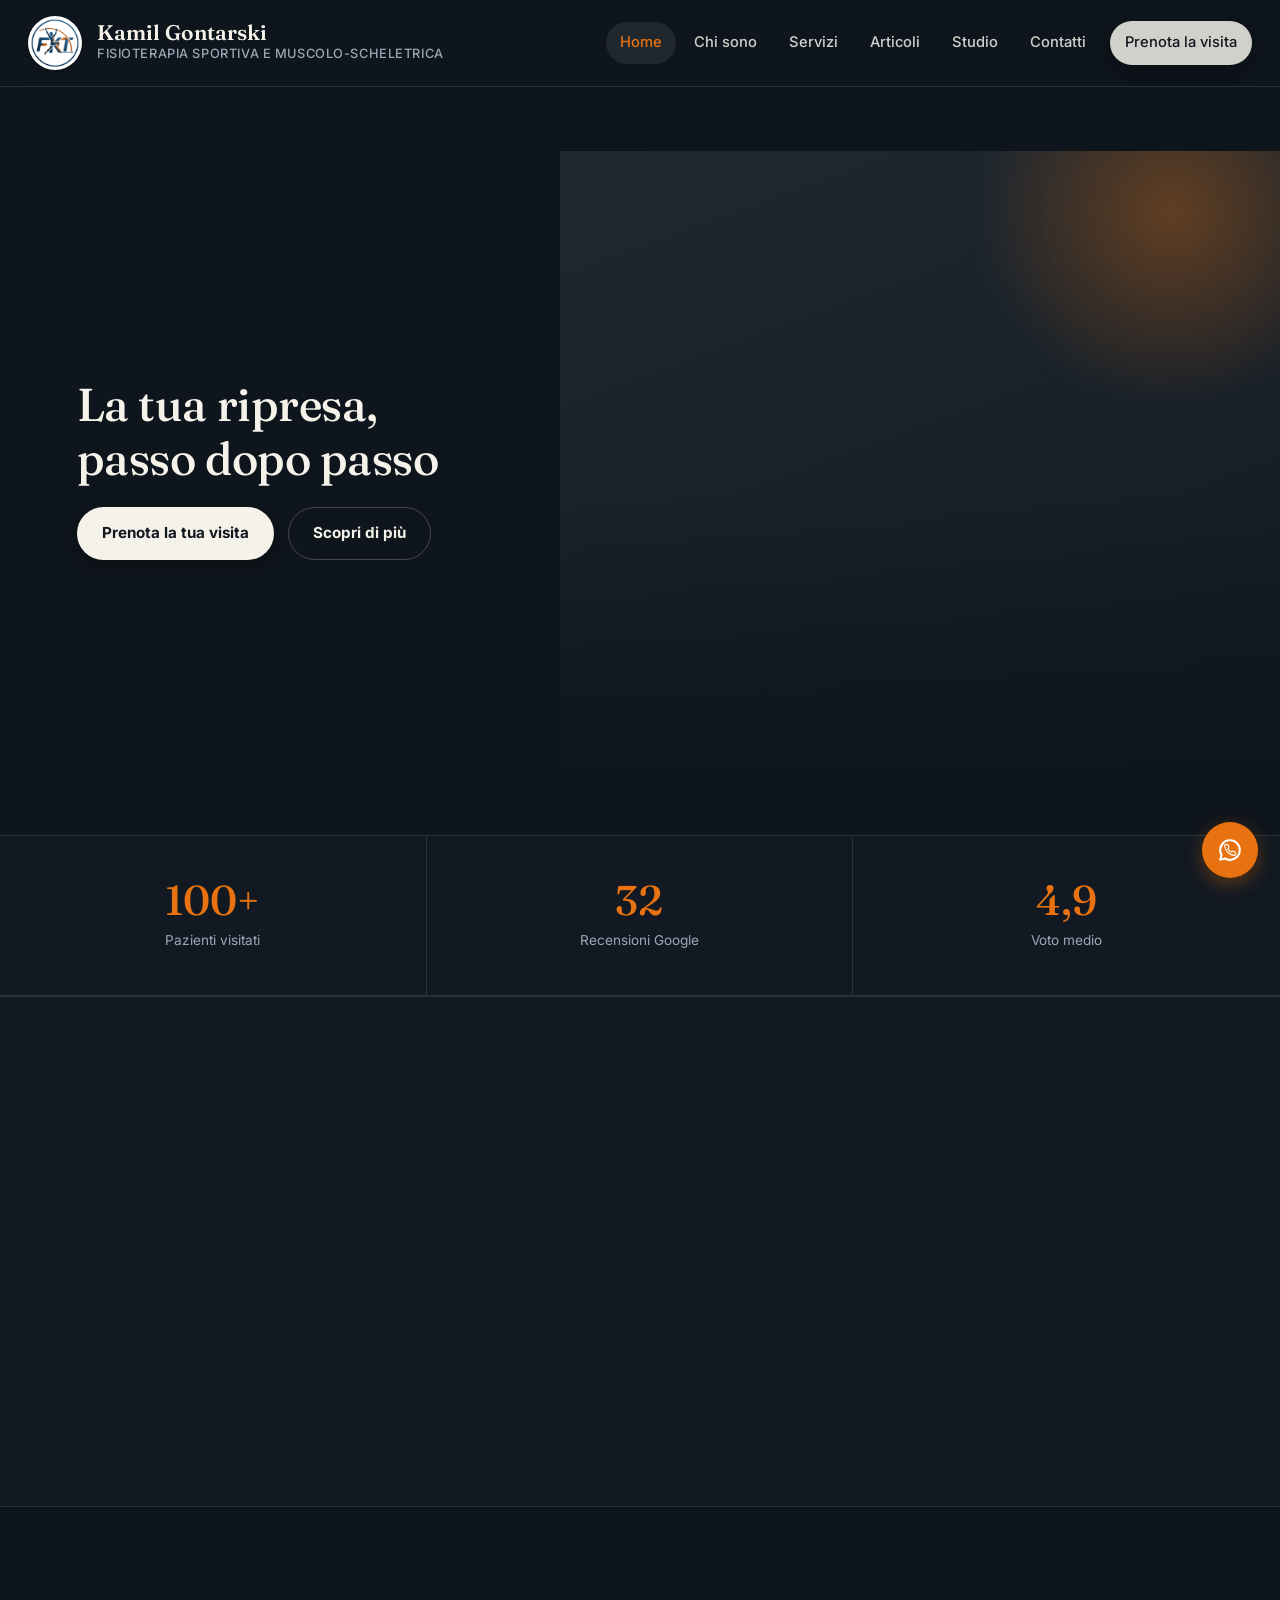
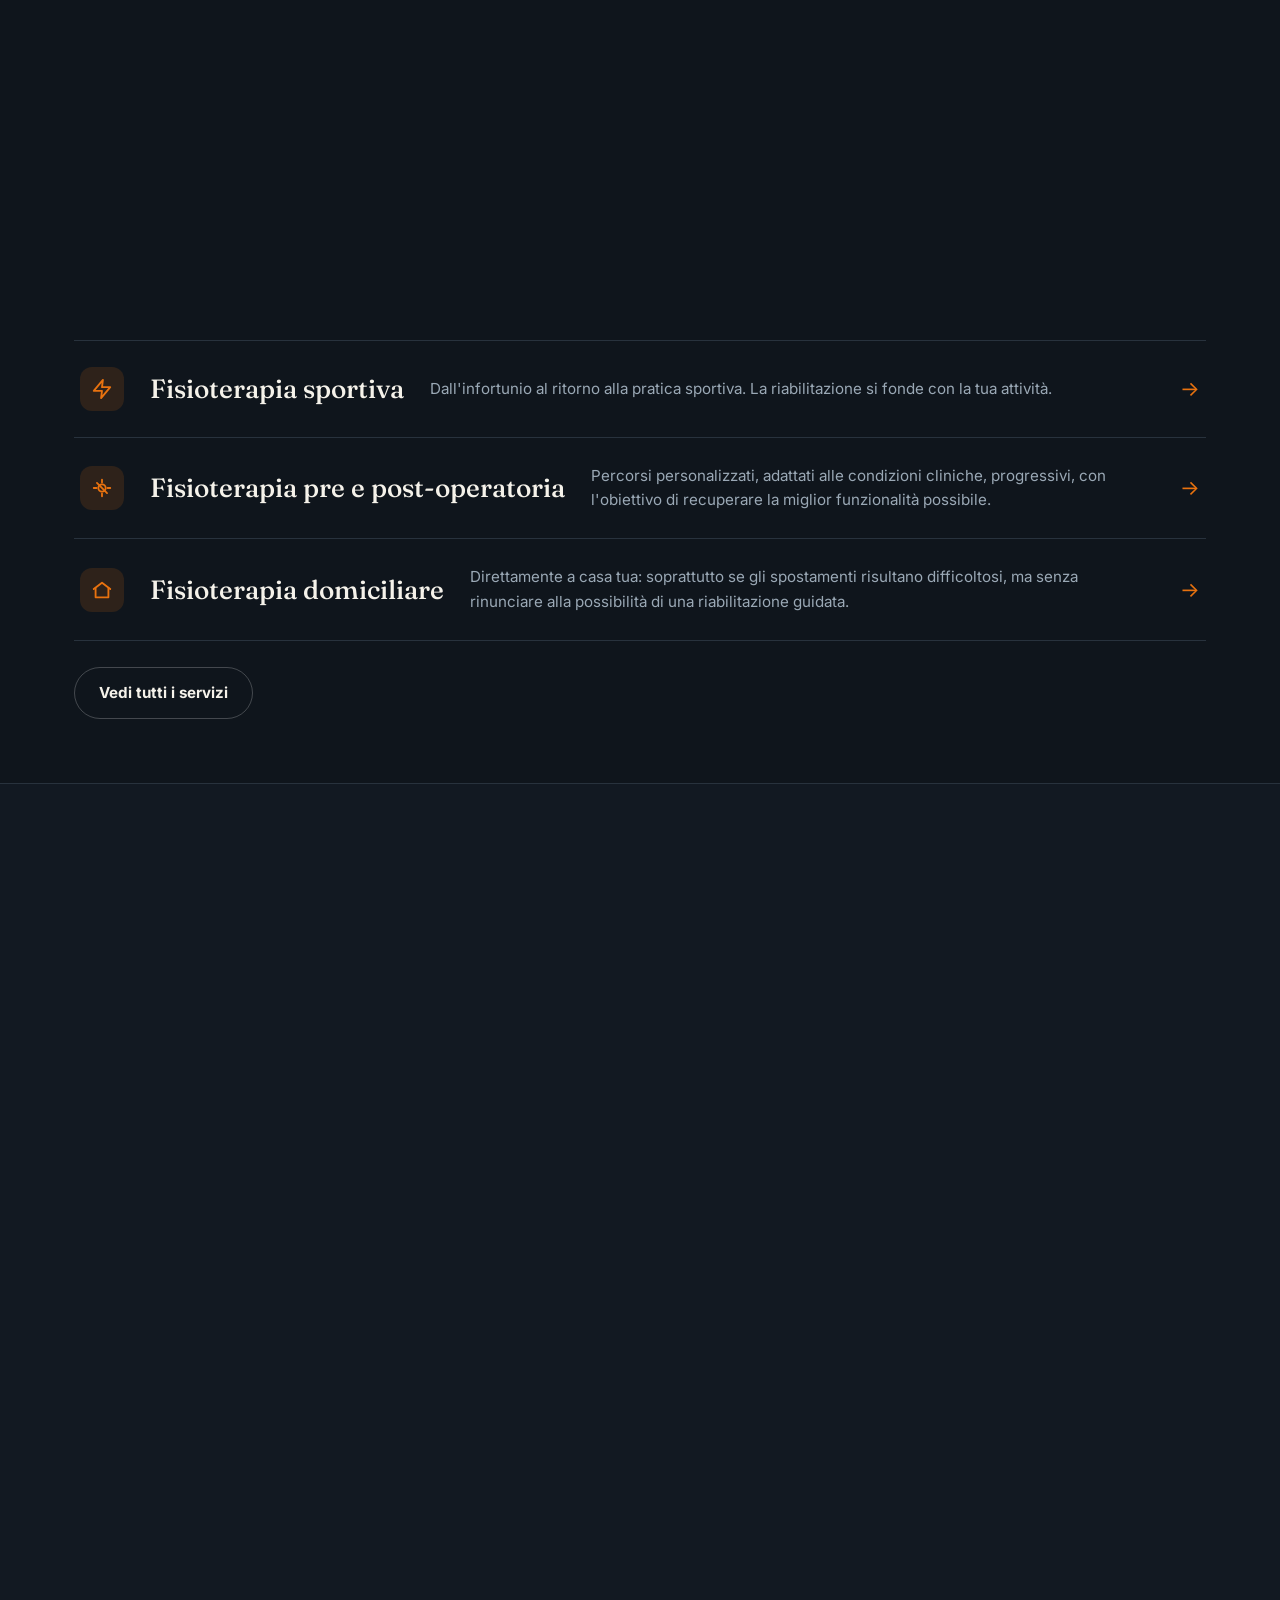
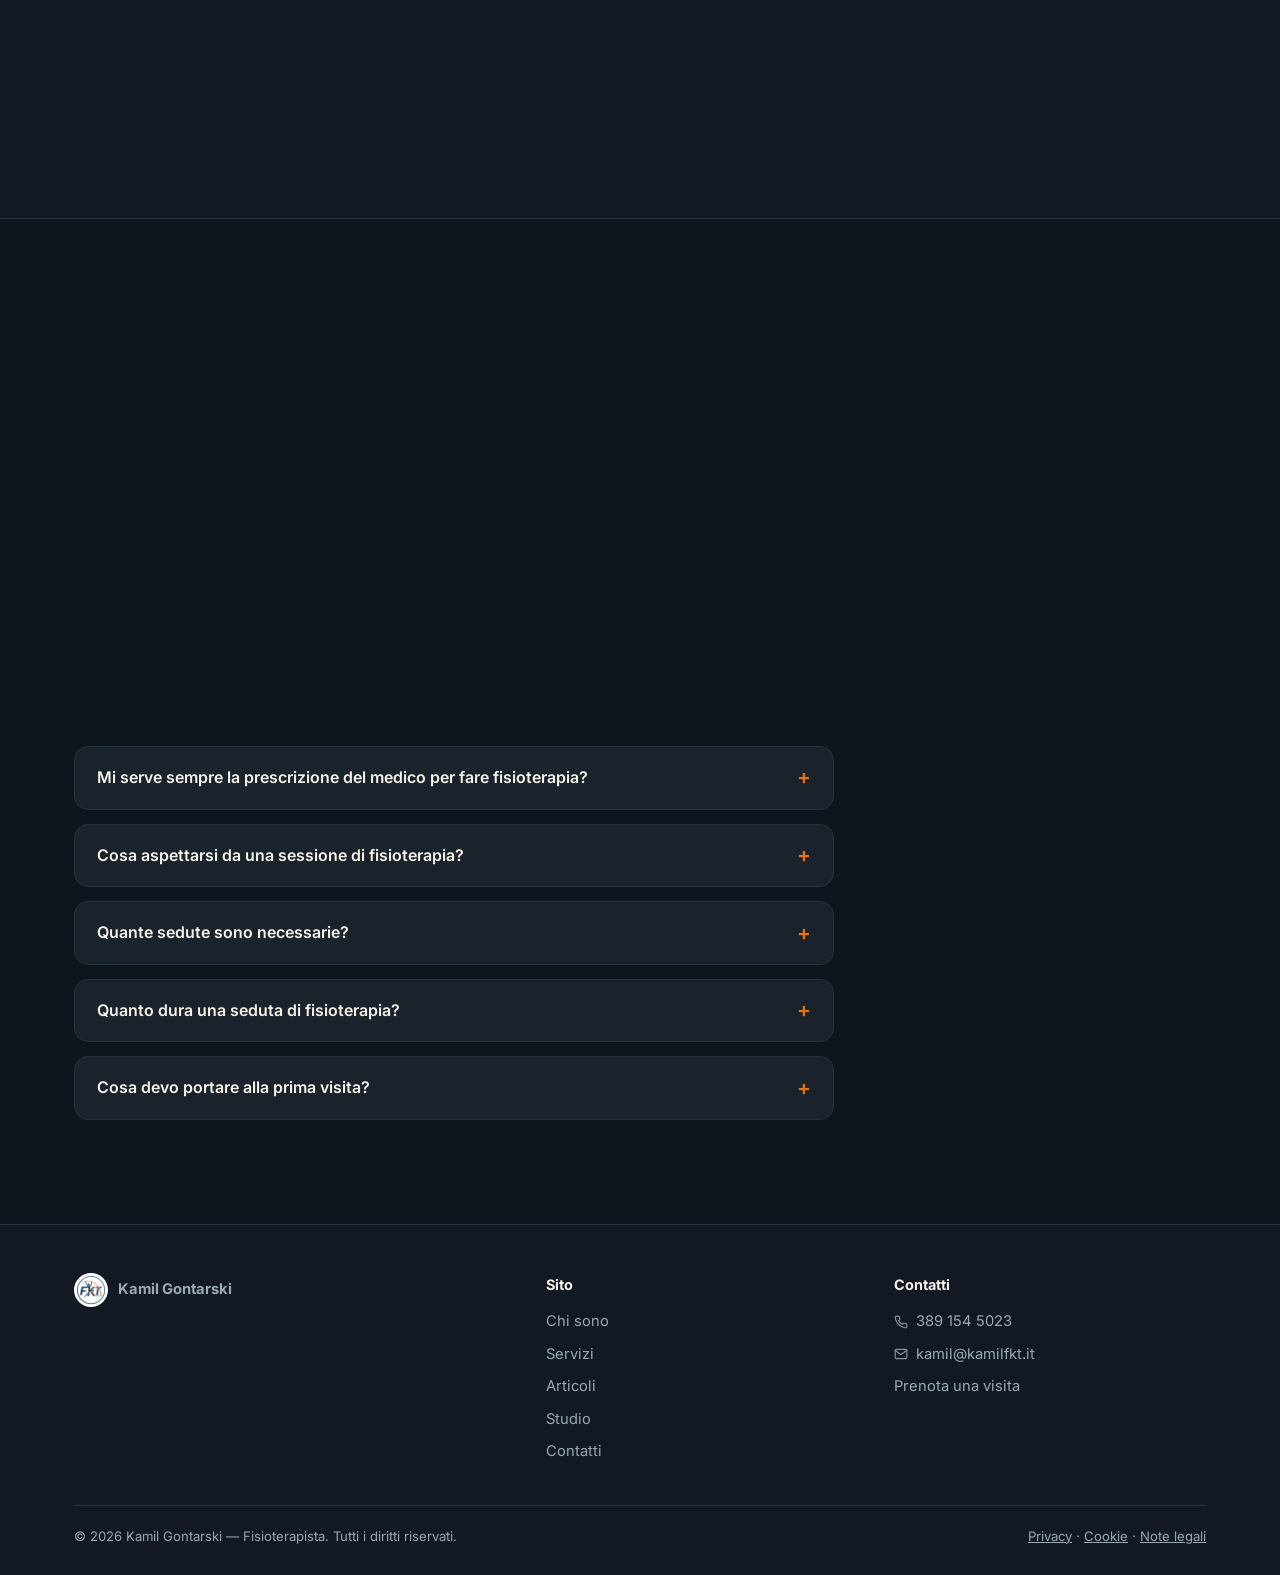
<file: index.html>
<!doctype html>
<html lang="it">
<head>
<meta charset="UTF-8">
<meta name="viewport" content="width=device-width, initial-scale=1">
<title>Kamil Gontarski — Fisioterapista | Bergamo</title>
<meta name="description" content="Fisioterapista orientato alla riabilitazione sportiva, pre e post-operatoria e domiciliare in provincia di Bergamo. Prenota la tua visita online.">
<link rel="icon" href="img/logo.png">
<link rel="preconnect" href="https://fonts.googleapis.com">
<link rel="preconnect" href="https://fonts.gstatic.com" crossorigin>
<link href="https://fonts.googleapis.com/css2?family=Fraunces:opsz,wght@9..144,400;9..144,500;9..144,600&family=Inter:wght@400;500;600;700&display=swap" rel="stylesheet">
<link rel="stylesheet" href="style.css">
<noscript><style>.sectionHead,.card,.ctaBand{opacity:1!important;transform:none!important;}</style></noscript>
</head>
<body>

<header class="site">
  <div class="headerInner">
    <a class="brand" href="index.html">
      <img src="img/logo.png" alt="Logo Kamil Gontarski Fisioterapista">
      <span><span class="bname">Kamil Gontarski</span><span class="brole">Fisioterapia sportiva e muscolo-scheletrica</span></span>
    </a>
    <button class="menuToggle" aria-label="Apri menu">
      <svg viewBox="0 0 24 24" fill="none" stroke="currentColor" stroke-width="2" stroke-linecap="round"><line x1="3" y1="6" x2="21" y2="6"/><line x1="3" y1="12" x2="21" y2="12"/><line x1="3" y1="18" x2="21" y2="18"/></svg>
    </button>
    <nav class="mainNav">
      <a href="index.html" class="active">Home</a>
      <a href="chi-sono.html">Chi sono</a>
      <a href="servizi.html">Servizi</a>
      <a href="articoli.html">Articoli</a>
      <a href="studio.html">Studio</a>
      <a href="contatti.html">Contatti</a>
      <span class="navCta"><a class="btn btn-light" href="prenota.html">Prenota la visita</a></span>
    </nav>
  </div>
</header>

<main>
  <section class="hero">
    <div class="heroSplit">
      <div class="heroLeft">
        <h1>La tua ripresa,<br>passo dopo passo</h1>
        <!-- paragrafo "Valuto la tua condizione..." nascosto per ora, da ricollocare altrove
        <p class="lead">Valuto la tua condizione, costruisco un percorso di recupero personalizzato e ti seguo passo dopo passo — che tu debba riprenderti da un infortunio sportivo, da un intervento chirurgico o gestire un dolore che non passa.</p>
        -->
        <div class="heroActions">
          <a class="btn btn-light" href="prenota.html">Prenota la tua visita</a>
          <a class="btn btn-outline" href="servizi.html">Scopri di più</a>
        </div>
      </div>
      <div class="heroRight">
        <div class="imgPlaceholder" style="padding:0;">
          <picture>
            <source media="(min-width: 641px)" srcset="img/hero-kamil-desktop.jpg">
            <img src="img/hero-kamil.jpg" alt="Kamil Gontarski durante una valutazione fisioterapica" class="heroPhoto">
          </picture>
        </div>
      </div>
    </div>
  </section>

  <div class="statsBand">
    <div class="stat"><div class="num" data-count="100" data-suffix="+">0</div><div class="lbl">Pazienti visitati</div></div>
    <div class="stat"><div class="num" data-count="32">0</div><div class="lbl">Recensioni Google</div></div>
    <div class="stat"><div class="num" data-count="4.9" data-decimal="1">0</div><div class="lbl">Voto medio</div></div>
  </div>

  <section class="alt">
    <div class="wrap">
      <div class="sectionHead">
        <span class="kicker">Come funziona</span>
        <h2>Tre passaggi per iniziare</h2>
      </div>
      <div class="grid grid-3">
        <div class="card">
          <div class="icon"><svg viewBox="0 0 24 24" fill="none" stroke="currentColor" stroke-width="2" stroke-linecap="round" stroke-linejoin="round"><rect x="3" y="4" width="18" height="18" rx="2"/><path d="M16 2v4M8 2v4M3 10h18"/></svg></div>
          <h3>1. Prenoti la visita</h3>
          <p>Scegli lo slot più comodo tra quelli a disposizione: riceverai in breve la conferma dell'appuntamento.</p>
        </div>
        <div class="card">
          <div class="icon"><svg viewBox="0 0 24 24" fill="none" stroke="currentColor" stroke-width="2" stroke-linecap="round" stroke-linejoin="round"><circle cx="11" cy="11" r="7"/><path d="m21 21-4.3-4.3"/></svg></div>
          <h3>2. Valutazione iniziale</h3>
          <p>Serve per raccogliere le informazioni più salienti sulla tua situazione e scegliere il percorso adatto a te.</p>
        </div>
        <div class="card">
          <div class="icon"><svg viewBox="0 0 24 24" fill="none" stroke="currentColor" stroke-width="2" stroke-linecap="round" stroke-linejoin="round"><path d="M4 19V5a2 2 0 0 1 2-2h12a2 2 0 0 1 2 2v14l-4-2-4 2-4-2-4 2Z"/></svg></div>
          <h3>3. La prima seduta</h3>
          <p>Anamnesi, valutazione funzionale e trattamento: già in prima seduta vedremo quali strategie puoi iniziare ad attuare per gestire la tua situazione.</p>
        </div>
      </div>
    </div>
  </section>

  <section style="padding:32px 0;">
    <div class="wrap">
      <div class="card" style="display:flex; align-items:center; gap:20px; flex-wrap:wrap;">
        <div class="icon" style="margin-bottom:0;"><svg viewBox="0 0 24 24" fill="none" stroke="currentColor" stroke-width="2" stroke-linecap="round" stroke-linejoin="round"><path d="M12 3a9 9 0 0 0-7.79 13.5L3 21l4.5-1.21A9 9 0 1 0 12 3Z"/><g transform="translate(12 12) scale(0.5) translate(-12 -12)"><path d="M22 16.92v3a2 2 0 0 1-2.18 2 19.79 19.79 0 0 1-8.63-3.07 19.5 19.5 0 0 1-6-6 19.79 19.79 0 0 1-3.07-8.67A2 2 0 0 1 4.11 2h3a2 2 0 0 1 2 1.72c.13.96.36 1.9.7 2.81a2 2 0 0 1-.45 2.11L8.09 9.91a16 16 0 0 0 6 6l1.27-1.27a2 2 0 0 1 2.11-.45c.91.34 1.85.57 2.81.7A2 2 0 0 1 22 16.92Z"/></g></svg></div>
        <div style="flex:1; min-width:220px;">
          <h3 style="margin:0 0 4px;">Non sai se posso aiutarti?</h3>
          <p style="margin:0; color:var(--sub); font-size:.96rem;">Scrivimi su WhatsApp: due righe per capire se e come posso aiutarti.</p>
        </div>
        <a class="btn btn-outline" href="https://wa.me/393891545023?text=Ciao%20Kamil%2C%20ti%20scrivo%20dal%20sito.%20Vorrei%20un%20parere%20su%3A%20" target="_blank" rel="noopener">Scrivi su WhatsApp</a>
      </div>
    </div>
  </section>

  <section>
    <div class="wrap">
      <div class="sectionHead">
        <span class="kicker">Come posso aiutarti</span>
        <h2>Un percorso pensato per te</h2>
        <p>Ogni corpo e ogni infortunio sono diversi: non esistono protocolli standard, ma piani di trattamento costruiti sulla valutazione della persona che ho davanti.</p>
      </div>
      <div class="indexList">
        <a class="indexRow" href="servizi.html">
          <span class="indexIcon"><svg viewBox="0 0 24 24" fill="none" stroke="currentColor" stroke-width="2" stroke-linecap="round" stroke-linejoin="round"><path d="M13 2 3 14h9l-1 8 10-12h-9l1-8Z"/></svg></span>
          <span class="indexTitle">Fisioterapia sportiva</span>
          <span class="indexDesc">Dall'infortunio al ritorno alla pratica sportiva. La riabilitazione si fonde con la tua attività.</span>
          <span class="indexArrow">→</span>
        </a>
        <a class="indexRow" href="servizi.html">
          <span class="indexIcon"><svg viewBox="0 0 24 24" fill="none" stroke="currentColor" stroke-width="2" stroke-linecap="round" stroke-linejoin="round"><path d="M6.5 6.5 17.5 17.5M12 3v3M12 18v3M3 12h3M18 12h3"/><circle cx="12" cy="12" r="4"/></svg></span>
          <span class="indexTitle">Fisioterapia pre e post-operatoria</span>
          <span class="indexDesc">Percorsi personalizzati, adattati alle condizioni cliniche, progressivi, con l'obiettivo di recuperare la miglior funzionalità possibile.</span>
          <span class="indexArrow">→</span>
        </a>
        <a class="indexRow" href="servizi.html">
          <span class="indexIcon"><svg viewBox="0 0 24 24" fill="none" stroke="currentColor" stroke-width="2" stroke-linecap="round" stroke-linejoin="round"><path d="M3 11 12 4l9 7"/><path d="M5 10v10h14V10"/></svg></span>
          <span class="indexTitle">Fisioterapia domiciliare</span>
          <span class="indexDesc">Direttamente a casa tua: soprattutto se gli spostamenti risultano difficoltosi, ma senza rinunciare alla possibilità di una riabilitazione guidata.</span>
          <span class="indexArrow">→</span>
        </a>
      </div>
      <div style="margin-top:26px;"><a class="btn btn-outline" href="servizi.html">Vedi tutti i servizi</a></div>
    </div>
  </section>

  <section class="alt">
    <div class="wrap">
      <div class="sectionHead" style="margin-bottom:32px;">
        <span class="kicker">Cosa dicono di me</span>
        <h2>Come si è trovato chi ha seguito i miei percorsi</h2>
      </div>
      <div class="grid grid-3 reviewsGrid">
        <div class="card reviewCard">
          <div class="stars">★★★★★</div>
          <p class="quote">"Fisioterapista veramente attento ai pazienti, non sottovaluta nessun sintomo o aspetto da valutare già dalla prima visita. Dopo tre fisioterapisti è l'unico che ha capito la mia situazione. Professionista molto preparato e disponibile."</p>
          <span class="who">Silvia</span>
        </div>
        <div class="card reviewCard">
          <div class="stars">★★★★★</div>
          <p class="quote">"Persona in gamba e molto disponibile. Abbiamo avuto un'ottima esperienza in quanto ha gestito la fisioterapia di recupero di mio padre dopo 3 interventi al ginocchio. Durante la terapia, sa ascoltare il paziente e dà anche ottimi consigli."</p>
          <span class="who">Luisa</span>
        </div>
        <div class="card reviewCard">
          <div class="stars">★★★★★</div>
          <p class="quote">"Mi sono rivolta a Kamil per un problema di sciatica. Mi sono trovata molto bene, è stato gentile e professionale. Mi ha dato i giusti esercizi che sto continuando a fare per migliorare il mio stato di salute. Consiglio!"</p>
          <span class="who">Sara</span>
        </div>
        <div class="card reviewCard">
          <div class="stars">★★★★★</div>
          <p class="quote">"Ho apprezzato la professionalità di Kamil. Il trattamento è stato efficace e personalizzato, e ho iniziato a sentire benefici già dalle prime sedute. Ambiente accogliente e grande competenza. Lo consiglio vivamente."</p>
          <span class="who">Emma</span>
        </div>
        <div class="card reviewCard">
          <div class="stars">★★★★★</div>
          <p class="quote">"Professionale e umano nel gestire gli esercizi. Ha saputo capire le mie problematiche e con la sua gentilezza è riuscito ad aiutarmi a fare ginnastica che io non pensavo di riuscire. Consiglio tantissimo a chi ha bisogno."</p>
          <span class="who">Davide</span>
        </div>
      </div>
      <div style="margin-top:30px; display:flex; justify-content:center;">
        <a class="card" style="display:flex; align-items:center; gap:14px; text-decoration:none; padding:16px 24px;" href="https://www.google.com/maps/place/Dott.+Kamil+Gontarski+Fisioterapista/@45.6909974,9.824916,773m/data=!3m1!1e3!4m8!3m7!1s0x47815db6ce91ac17:0x17d77f880932fe39!8m2!3d45.6909937!4d9.8274909!9m1!1b1!16s%2Fg%2F11yfch72vj" target="_blank" rel="noopener">
          <span style="font-size:1.3rem; font-weight:700; font-family:var(--font-display); color:var(--ink);">4,9</span>
          <span style="color:var(--accent2); letter-spacing:1px;">★★★★★</span>
          <span style="color:var(--sub); font-size:.9rem;">32 recensioni su Google →</span>
        </a>
      </div>
    </div>
  </section>

  <section>
    <div class="wrap">
      <div class="ctaBand">
        <div>
          <h2>Pronto a iniziare il tuo percorso?</h2>
          <p>Prenota la tua prima visita online: ti risponderò personalmente per confermare data e orario.</p>
        </div>
        <a class="btn btn-light" href="prenota.html">Prenota la tua visita</a>
      </div>
    </div>
  </section>

  <section>
    <div class="wrap">
      <div class="sectionHead">
        <span class="kicker">Domande frequenti</span>
        <h2>Le domande che mi fanno più spesso</h2>
      </div>
      <div style="max-width:760px; display:flex; flex-direction:column; gap:14px;">
        <details class="faqItem">
          <summary>Mi serve sempre la prescrizione del medico per fare fisioterapia?</summary>
          <p>No. Per una prima visita fisioterapica privata non è obbligatoria una prescrizione medica. Se hai già una diagnosi, una prescrizione o dei referti (radiografie, risonanze), portali con te: aiutano a inquadrare meglio la tua situazione. Se necessario, sarà mia premura collaborare con il tuo medico o specialista nella gestione della tua condizione clinica.</p>
        </details>
        <details class="faqItem">
          <summary>Cosa aspettarsi da una sessione di fisioterapia?</summary>
          <p>Un breve controllo dei progressi, l'applicazione di tecniche terapeutiche (manuali, esercizio, taping a seconda dei casi) e, quando serve, un adattamento del piano di trattamento in base a come stai rispondendo.</p>
        </details>
        <details class="faqItem">
          <summary>Quante sedute sono necessarie?</summary>
          <p>Dipende dalla persona e dalla situazione: non lavoro con pacchetti prestabiliti. Il numero di sedute e la frequenza li definiamo insieme dopo la prima valutazione, in base agli obiettivi e ai progressi.</p>
        </details>
        <details class="faqItem">
          <summary>Quanto dura una seduta di fisioterapia?</summary>
          <p>Circa 60 minuti, prima visita compresa. È il tempo che mi permette di lavorare con calma su valutazione, trattamento ed esercizi, senza fretta.</p>
        </details>
        <details class="faqItem">
          <summary>Cosa devo portare alla prima visita?</summary>
          <p>Abbigliamento comodo che ti permetta di muoverti liberamente, ed eventuali referti medici o esami che hai già.</p>
        </details>
      </div>
    </div>
  </section>
</main>

<footer class="site">
  <div class="wrap">
    <div class="footGrid">
      <div>
        <div class="footBrand">
          <img src="img/logo.png" alt="Logo">
          <strong>Kamil Gontarski</strong>
        </div>
      </div>
      <div>
        <h4>Sito</h4>
        <a href="chi-sono.html">Chi sono</a>
        <a href="servizi.html">Servizi</a>
        <a href="articoli.html">Articoli</a>
        <a href="studio.html">Studio</a>
        <a href="contatti.html">Contatti</a>
      </div>
      <div>
        <h4>Contatti</h4>
        <a href="tel:+393891545023"><svg viewBox="0 0 24 24" width="14" height="14" fill="none" stroke="currentColor" stroke-width="2" stroke-linecap="round" stroke-linejoin="round"><path d="M22 16.92v3a2 2 0 0 1-2.18 2 19.79 19.79 0 0 1-8.63-3.07 19.5 19.5 0 0 1-6-6 19.79 19.79 0 0 1-3.07-8.67A2 2 0 0 1 4.11 2h3a2 2 0 0 1 2 1.72c.13.96.36 1.9.7 2.81a2 2 0 0 1-.45 2.11L8.09 9.91a16 16 0 0 0 6 6l1.27-1.27a2 2 0 0 1 2.11-.45c.91.34 1.85.57 2.81.7A2 2 0 0 1 22 16.92Z"/></svg>389 154 5023</a>
        <a href="mailto:kamil@kamilfkt.it"><svg viewBox="0 0 24 24" width="14" height="14" fill="none" stroke="currentColor" stroke-width="2" stroke-linecap="round" stroke-linejoin="round"><rect x="2" y="4" width="20" height="16" rx="2"/><path d="m22 6-10 7L2 6"/></svg>kamil@kamilfkt.it</a>
        <a href="prenota.html">Prenota una visita</a>
      </div>
    </div>
    <div class="footBottom">
      <span>© <span id="y"></span> Kamil Gontarski — Fisioterapista. Tutti i diritti riservati.</span>
      <span><a href="privacy.html">Privacy</a> · <a href="cookie.html">Cookie</a> · <a href="note-legali.html">Note legali</a></span>
    </div>
  </div>
</footer>

<a class="waFab" href="https://wa.me/393891545023?text=Ciao%20Kamil%2C%20ti%20scrivo%20dal%20sito.%20Vorrei%20un%20parere%20su%3A%20" target="_blank" rel="noopener" aria-label="Scrivimi su WhatsApp"><svg viewBox="0 0 24 24" fill="none" stroke="currentColor" stroke-width="2" stroke-linecap="round" stroke-linejoin="round"><path d="M12 3a9 9 0 0 0-7.79 13.5L3 21l4.5-1.21A9 9 0 1 0 12 3Z"/><g transform="translate(12 12) scale(0.5) translate(-12 -12)"><path d="M22 16.92v3a2 2 0 0 1-2.18 2 19.79 19.79 0 0 1-8.63-3.07 19.5 19.5 0 0 1-6-6 19.79 19.79 0 0 1-3.07-8.67A2 2 0 0 1 4.11 2h3a2 2 0 0 1 2 1.72c.13.96.36 1.9.7 2.81a2 2 0 0 1-.45 2.11L8.09 9.91a16 16 0 0 0 6 6l1.27-1.27a2 2 0 0 1 2.11-.45c.91.34 1.85.57 2.81.7A2 2 0 0 1 22 16.92Z"/></g></svg></a>

<script src="nav.js"></script>
<script src="reveal.js"></script>
<script src="counters.js"></script>
<script>document.getElementById('y').textContent = new Date().getFullYear();</script>
</body>
</html>
</file>
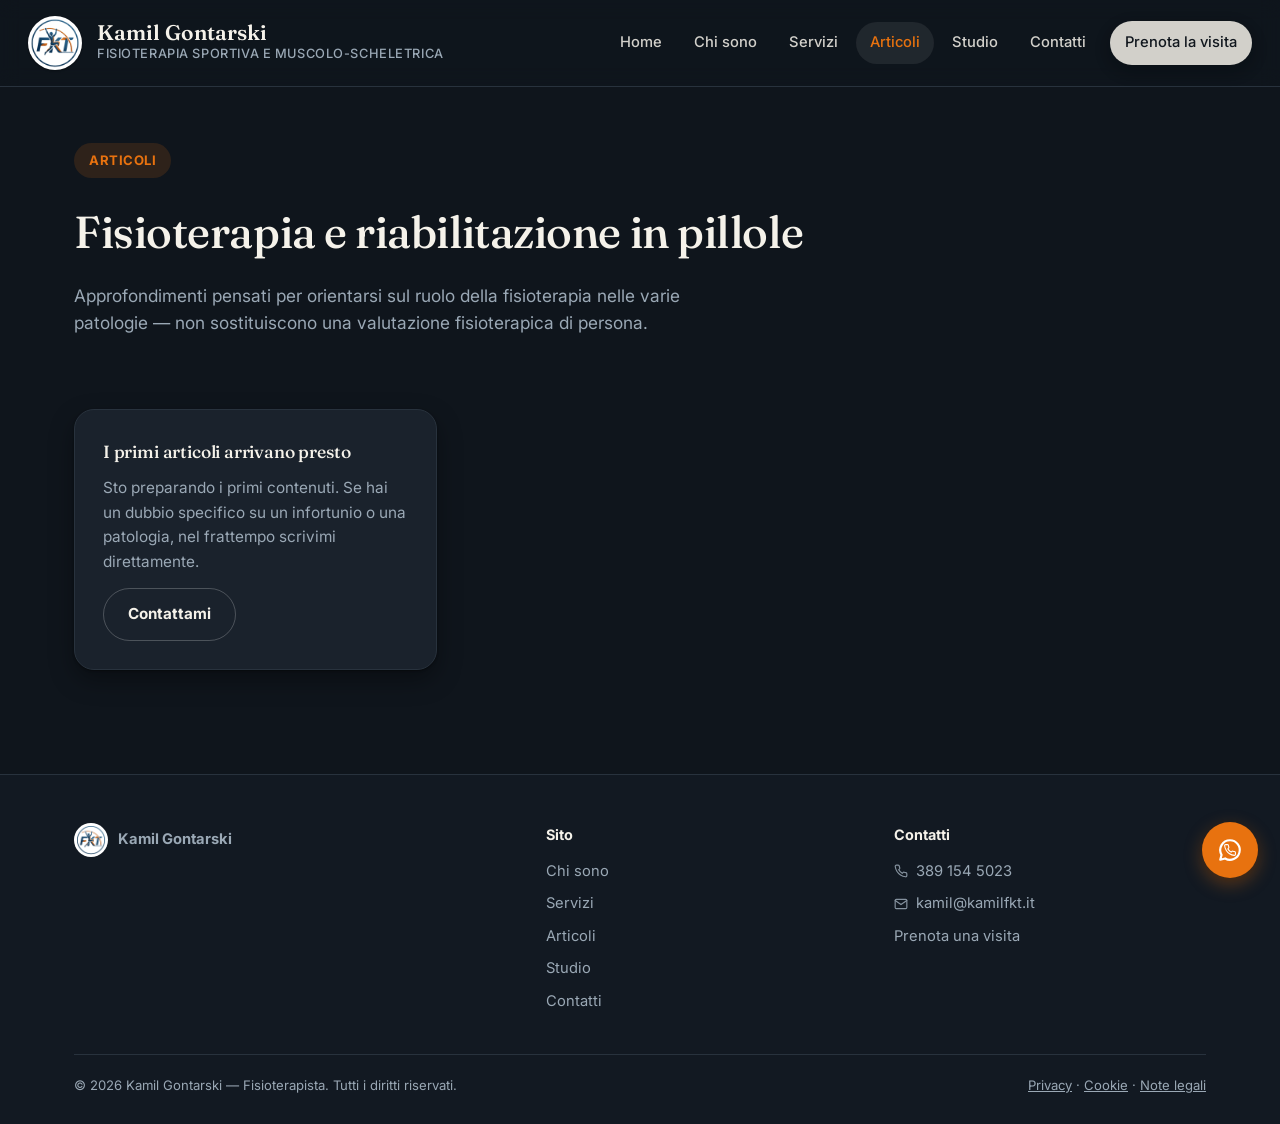
<file: articoli.html>
<!doctype html>
<html lang="it">
<head>
<meta charset="UTF-8">
<meta name="viewport" content="width=device-width, initial-scale=1">
<title>Articoli — Kamil Gontarski Fisioterapista</title>
<meta name="description" content="Approfondimenti su riabilitazione, prevenzione infortuni e recupero funzionale a cura di Kamil Gontarski, fisioterapista.">
<link rel="icon" href="img/logo.png">
<link rel="preconnect" href="https://fonts.googleapis.com">
<link rel="preconnect" href="https://fonts.gstatic.com" crossorigin>
<link href="https://fonts.googleapis.com/css2?family=Fraunces:opsz,wght@9..144,400;9..144,500;9..144,600&family=Inter:wght@400;500;600;700&display=swap" rel="stylesheet">
<link rel="stylesheet" href="style.css">
<noscript><style>.sectionHead,.card,.ctaBand{opacity:1!important;transform:none!important;}</style></noscript>
</head>
<body>

<header class="site">
  <div class="headerInner">
    <a class="brand" href="index.html">
      <img src="img/logo.png" alt="Logo Kamil Gontarski Fisioterapista">
      <span><span class="bname">Kamil Gontarski</span><span class="brole">Fisioterapia sportiva e muscolo-scheletrica</span></span>
    </a>
    <button class="menuToggle" aria-label="Apri menu">
      <svg viewBox="0 0 24 24" fill="none" stroke="currentColor" stroke-width="2" stroke-linecap="round"><line x1="3" y1="6" x2="21" y2="6"/><line x1="3" y1="12" x2="21" y2="12"/><line x1="3" y1="18" x2="21" y2="18"/></svg>
    </button>
    <nav class="mainNav">
      <a href="index.html">Home</a>
      <a href="chi-sono.html">Chi sono</a>
      <a href="servizi.html">Servizi</a>
      <a href="articoli.html" class="active">Articoli</a>
      <a href="studio.html">Studio</a>
      <a href="contatti.html">Contatti</a>
      <span class="navCta"><a class="btn btn-light" href="prenota.html">Prenota la visita</a></span>
    </nav>
  </div>
</header>

<main>
  <section class="pageHero">
    <div class="wrap">
      <span class="kicker">Articoli</span>
      <h1>Fisioterapia e riabilitazione in pillole</h1>
      <p class="lead">Approfondimenti pensati per orientarsi sul ruolo della fisioterapia nelle varie patologie — non sostituiscono una valutazione fisioterapica di persona.</p>
    </div>
  </section>

  <section>
    <div class="wrap">
      <div class="grid grid-3" id="articlesGrid">
        <div class="card">
          <h3>I primi articoli arrivano presto</h3>
          <p>Sto preparando i primi contenuti. Se hai un dubbio specifico su un infortunio o una patologia, nel frattempo scrivimi direttamente.</p>
          <a class="btn btn-outline" style="margin-top:14px;" href="contatti.html">Contattami</a>
        </div>
      </div>
    </div>
  </section>
</main>

<footer class="site">
  <div class="wrap">
    <div class="footGrid">
      <div>
        <div class="footBrand">
          <img src="img/logo.png" alt="Logo">
          <strong>Kamil Gontarski</strong>
        </div>
      </div>
      <div>
        <h4>Sito</h4>
        <a href="chi-sono.html">Chi sono</a>
        <a href="servizi.html">Servizi</a>
        <a href="articoli.html">Articoli</a>
        <a href="studio.html">Studio</a>
        <a href="contatti.html">Contatti</a>
      </div>
      <div>
        <h4>Contatti</h4>
        <a href="tel:+393891545023"><svg viewBox="0 0 24 24" width="14" height="14" fill="none" stroke="currentColor" stroke-width="2" stroke-linecap="round" stroke-linejoin="round"><path d="M22 16.92v3a2 2 0 0 1-2.18 2 19.79 19.79 0 0 1-8.63-3.07 19.5 19.5 0 0 1-6-6 19.79 19.79 0 0 1-3.07-8.67A2 2 0 0 1 4.11 2h3a2 2 0 0 1 2 1.72c.13.96.36 1.9.7 2.81a2 2 0 0 1-.45 2.11L8.09 9.91a16 16 0 0 0 6 6l1.27-1.27a2 2 0 0 1 2.11-.45c.91.34 1.85.57 2.81.7A2 2 0 0 1 22 16.92Z"/></svg>389 154 5023</a>
        <a href="mailto:kamil@kamilfkt.it"><svg viewBox="0 0 24 24" width="14" height="14" fill="none" stroke="currentColor" stroke-width="2" stroke-linecap="round" stroke-linejoin="round"><rect x="2" y="4" width="20" height="16" rx="2"/><path d="m22 6-10 7L2 6"/></svg>kamil@kamilfkt.it</a>
        <a href="prenota.html">Prenota una visita</a>
      </div>
    </div>
    <div class="footBottom">
      <span>© <span id="y"></span> Kamil Gontarski — Fisioterapista. Tutti i diritti riservati.</span>
      <span><a href="privacy.html">Privacy</a> · <a href="cookie.html">Cookie</a> · <a href="note-legali.html">Note legali</a></span>
    </div>
  </div>
</footer>

<a class="waFab" href="https://wa.me/393891545023?text=Ciao%20Kamil%2C%20ti%20scrivo%20dal%20sito.%20Vorrei%20un%20parere%20su%3A%20" target="_blank" rel="noopener" aria-label="Scrivimi su WhatsApp"><svg viewBox="0 0 24 24" fill="none" stroke="currentColor" stroke-width="2" stroke-linecap="round" stroke-linejoin="round"><path d="M12 3a9 9 0 0 0-7.79 13.5L3 21l4.5-1.21A9 9 0 1 0 12 3Z"/><g transform="translate(12 12) scale(0.5) translate(-12 -12)"><path d="M22 16.92v3a2 2 0 0 1-2.18 2 19.79 19.79 0 0 1-8.63-3.07 19.5 19.5 0 0 1-6-6 19.79 19.79 0 0 1-3.07-8.67A2 2 0 0 1 4.11 2h3a2 2 0 0 1 2 1.72c.13.96.36 1.9.7 2.81a2 2 0 0 1-.45 2.11L8.09 9.91a16 16 0 0 0 6 6l1.27-1.27a2 2 0 0 1 2.11-.45c.91.34 1.85.57 2.81.7A2 2 0 0 1 22 16.92Z"/></g></svg></a>

<script src="nav.js"></script>
<script src="reveal.js"></script>
<script>document.getElementById('y').textContent = new Date().getFullYear();</script>
</body>
</html>
</file>
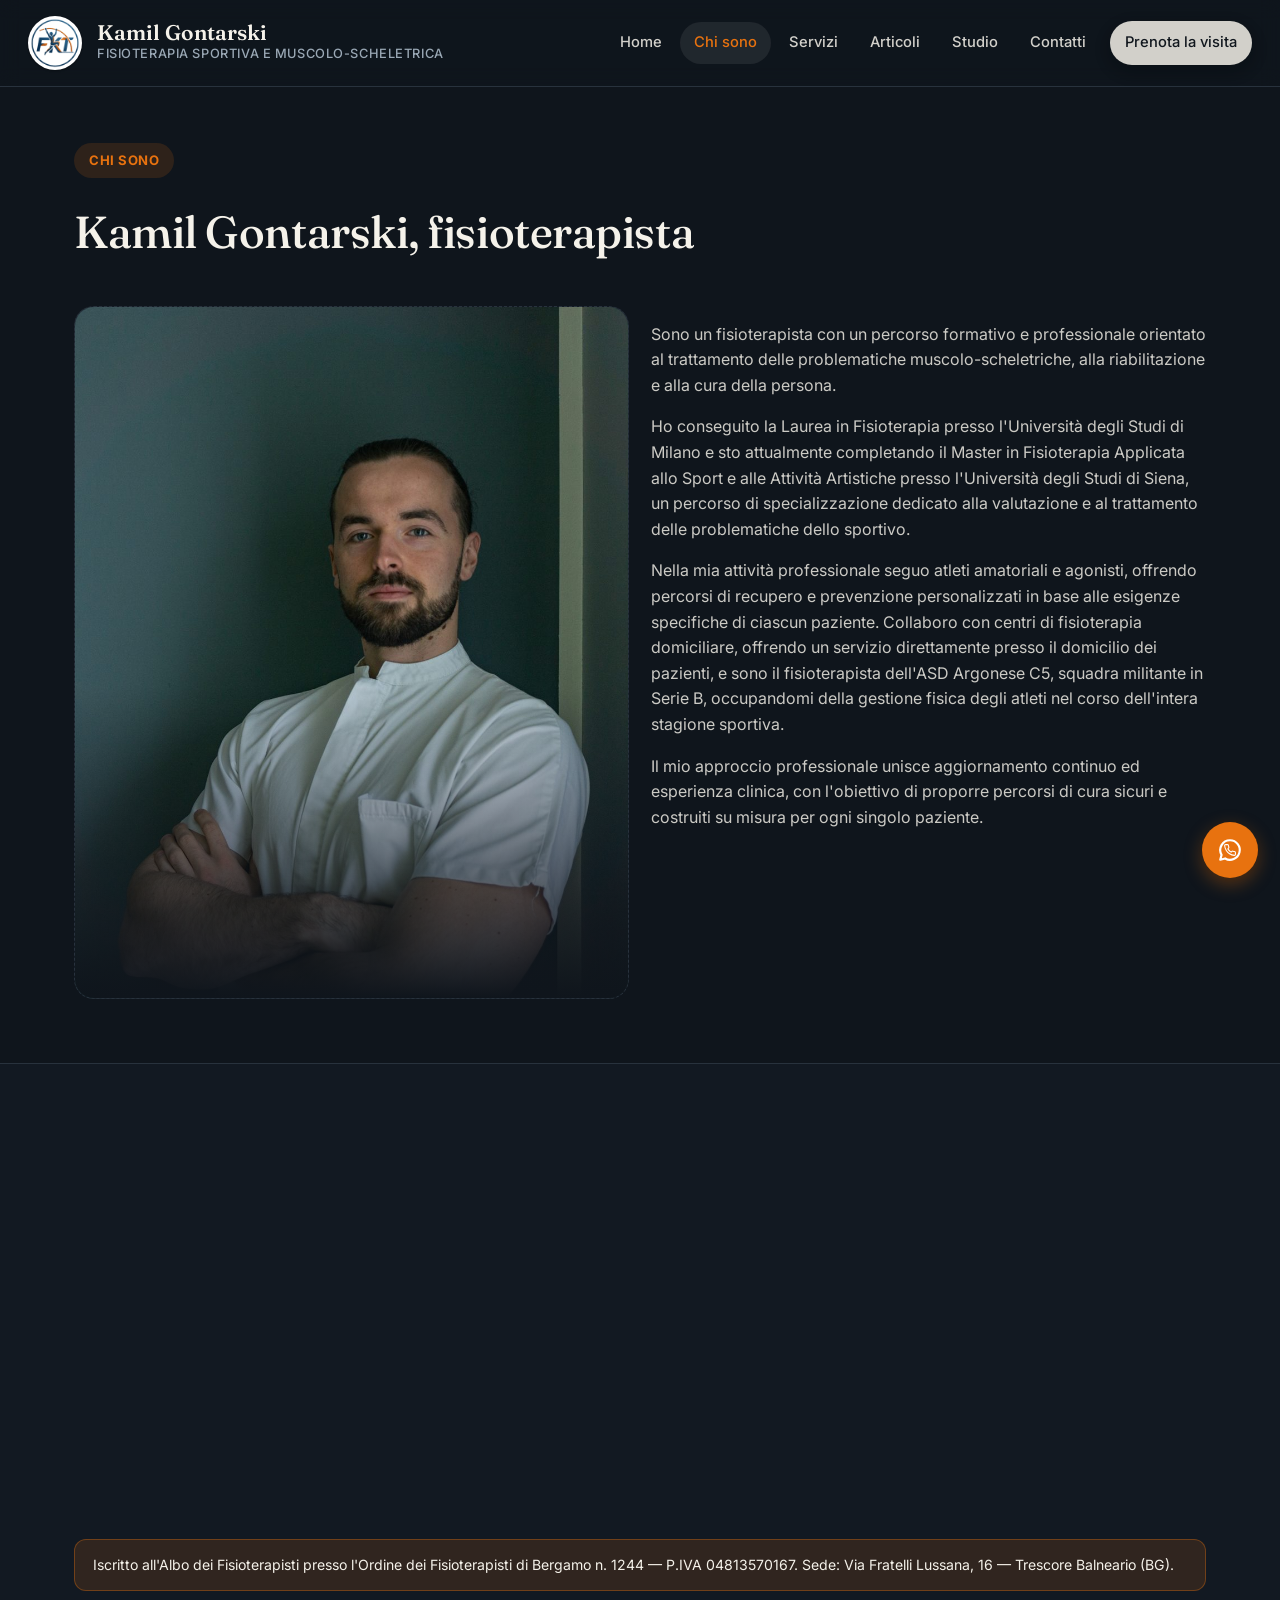
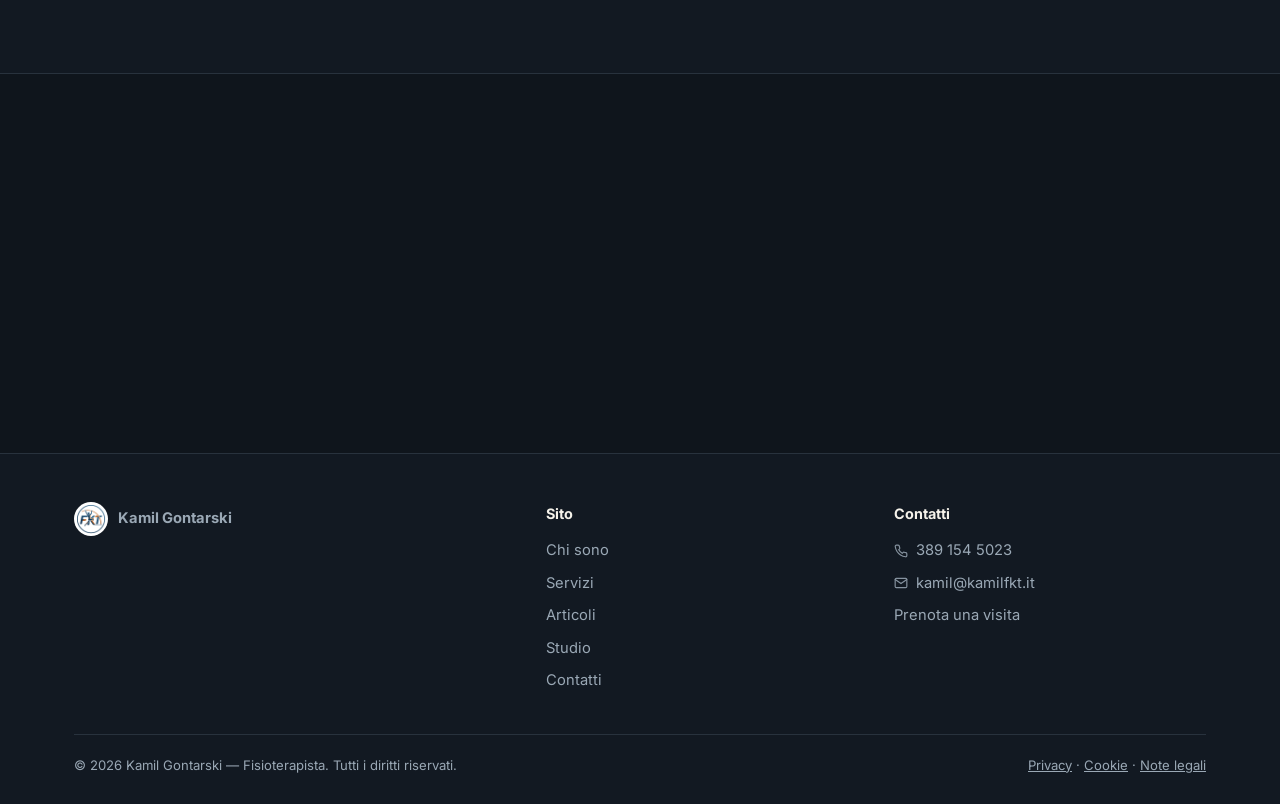
<file: chi-sono.html>
<!doctype html>
<html lang="it">
<head>
<meta charset="UTF-8">
<meta name="viewport" content="width=device-width, initial-scale=1">
<title>Chi sono — Kamil Gontarski Fisioterapista</title>
<meta name="description" content="Percorso di formazione ed esperienza professionale di Kamil Gontarski, fisioterapista con percorso orientato all'ambito sportivo e ortopedico.">
<link rel="icon" href="img/logo.png">
<link rel="preconnect" href="https://fonts.googleapis.com">
<link rel="preconnect" href="https://fonts.gstatic.com" crossorigin>
<link href="https://fonts.googleapis.com/css2?family=Fraunces:opsz,wght@9..144,400;9..144,500;9..144,600&family=Inter:wght@400;500;600;700&display=swap" rel="stylesheet">
<link rel="stylesheet" href="style.css">
<noscript><style>.sectionHead,.card,.ctaBand{opacity:1!important;transform:none!important;}</style></noscript>
</head>
<body>

<header class="site">
  <div class="headerInner">
    <a class="brand" href="index.html">
      <img src="img/logo.png" alt="Logo Kamil Gontarski Fisioterapista">
      <span><span class="bname">Kamil Gontarski</span><span class="brole">Fisioterapia sportiva e muscolo-scheletrica</span></span>
    </a>
    <button class="menuToggle" aria-label="Apri menu">
      <svg viewBox="0 0 24 24" fill="none" stroke="currentColor" stroke-width="2" stroke-linecap="round"><line x1="3" y1="6" x2="21" y2="6"/><line x1="3" y1="12" x2="21" y2="12"/><line x1="3" y1="18" x2="21" y2="18"/></svg>
    </button>
    <nav class="mainNav">
      <a href="index.html">Home</a>
      <a href="chi-sono.html" class="active">Chi sono</a>
      <a href="servizi.html">Servizi</a>
      <a href="articoli.html">Articoli</a>
      <a href="studio.html">Studio</a>
      <a href="contatti.html">Contatti</a>
      <span class="navCta"><a class="btn btn-light" href="prenota.html">Prenota la visita</a></span>
    </nav>
  </div>
</header>

<main>
  <section class="pageHero">
    <div class="wrap">
      <span class="kicker">Chi sono</span>
      <h1>Kamil Gontarski, fisioterapista</h1>
    </div>
  </section>

  <section style="padding-top:16px;">
    <div class="wrap grid grid-2">
      <div class="imgPlaceholder" style="padding:0;">
        <img src="img/ritratto-kamil.jpg" alt="Ritratto di Kamil Gontarski, fisioterapista" style="width:100%; height:100%; object-fit:cover; display:block;">
      </div>
      <div class="prose">
        <p>Sono un fisioterapista con un percorso formativo e professionale orientato al trattamento delle problematiche muscolo-scheletriche, alla riabilitazione e alla cura della persona.</p>
        <p>Ho conseguito la Laurea in Fisioterapia presso l'Università degli Studi di Milano e sto attualmente completando il Master in Fisioterapia Applicata allo Sport e alle Attività Artistiche presso l'Università degli Studi di Siena, un percorso di specializzazione dedicato alla valutazione e al trattamento delle problematiche dello sportivo.</p>
        <p>Nella mia attività professionale seguo atleti amatoriali e agonisti, offrendo percorsi di recupero e prevenzione personalizzati in base alle esigenze specifiche di ciascun paziente. Collaboro con centri di fisioterapia domiciliare, offrendo un servizio direttamente presso il domicilio dei pazienti, e sono il fisioterapista dell'ASD Argonese C5, squadra militante in Serie B, occupandomi della gestione fisica degli atleti nel corso dell'intera stagione sportiva.</p>
        <p>Il mio approccio professionale unisce aggiornamento continuo ed esperienza clinica, con l'obiettivo di proporre percorsi di cura sicuri e costruiti su misura per ogni singolo paziente.</p>
      </div>
    </div>
  </section>

  <section class="alt">
    <div class="wrap">
      <div class="sectionHead">
        <span class="kicker">Percorso</span>
        <h2>Formazione ed esperienza</h2>
      </div>
      <div class="grid grid-2">
        <div class="card">
          <h3>Formazione</h3>
          <p><strong>Master in Fisioterapia Applicata allo Sport e alle Attività Artistiche</strong><br>Università di Siena — (in corso)</p>
          <p><strong>Laurea in Fisioterapia</strong><br>Università degli Studi di Milano — 2024</p>
        </div>
        <div class="card">
          <h3>Esperienza professionale</h3>
          <p><strong>Fisioterapista — ASD Argonese C5</strong><br>Collaborazione con squadra professionistica di calcio a 5, militante in Serie B — dal 2025</p>
          <p><strong>Fisioterapista domiciliare</strong><br>Collaborazione con centri convenzionati — dal 2025</p>
          <p><strong>Fisioterapia ambulatoriale</strong><br>Presso studio a Trescore Balneario (BG) — dal 2025</p>
        </div>
      </div>
      <div class="notice">
        Iscritto all'Albo dei Fisioterapisti presso l'Ordine dei Fisioterapisti di Bergamo n. 1244 — P.IVA 04813570167. Sede: Via Fratelli Lussana, 16 — Trescore Balneario (BG).
      </div>
    </div>
  </section>

  <section>
    <div class="wrap">
      <div class="ctaBand">
        <div>
          <h2>Parliamo della tua situazione</h2>
          <p>Prenota una prima visita per una valutazione approfondita, oppure scrivimi per qualsiasi domanda.</p>
        </div>
        <a class="btn btn-light" href="prenota.html">Prenota la tua visita</a>
      </div>
    </div>
  </section>
</main>

<footer class="site">
  <div class="wrap">
    <div class="footGrid">
      <div>
        <div class="footBrand">
          <img src="img/logo.png" alt="Logo">
          <strong>Kamil Gontarski</strong>
        </div>
      </div>
      <div>
        <h4>Sito</h4>
        <a href="chi-sono.html">Chi sono</a>
        <a href="servizi.html">Servizi</a>
        <a href="articoli.html">Articoli</a>
        <a href="studio.html">Studio</a>
        <a href="contatti.html">Contatti</a>
      </div>
      <div>
        <h4>Contatti</h4>
        <a href="tel:+393891545023"><svg viewBox="0 0 24 24" width="14" height="14" fill="none" stroke="currentColor" stroke-width="2" stroke-linecap="round" stroke-linejoin="round"><path d="M22 16.92v3a2 2 0 0 1-2.18 2 19.79 19.79 0 0 1-8.63-3.07 19.5 19.5 0 0 1-6-6 19.79 19.79 0 0 1-3.07-8.67A2 2 0 0 1 4.11 2h3a2 2 0 0 1 2 1.72c.13.96.36 1.9.7 2.81a2 2 0 0 1-.45 2.11L8.09 9.91a16 16 0 0 0 6 6l1.27-1.27a2 2 0 0 1 2.11-.45c.91.34 1.85.57 2.81.7A2 2 0 0 1 22 16.92Z"/></svg>389 154 5023</a>
        <a href="mailto:kamil@kamilfkt.it"><svg viewBox="0 0 24 24" width="14" height="14" fill="none" stroke="currentColor" stroke-width="2" stroke-linecap="round" stroke-linejoin="round"><rect x="2" y="4" width="20" height="16" rx="2"/><path d="m22 6-10 7L2 6"/></svg>kamil@kamilfkt.it</a>
        <a href="prenota.html">Prenota una visita</a>
      </div>
    </div>
    <div class="footBottom">
      <span>© <span id="y"></span> Kamil Gontarski — Fisioterapista. Tutti i diritti riservati.</span>
      <span><a href="privacy.html">Privacy</a> · <a href="cookie.html">Cookie</a> · <a href="note-legali.html">Note legali</a></span>
    </div>
  </div>
</footer>

<a class="waFab" href="https://wa.me/393891545023?text=Ciao%20Kamil%2C%20ti%20scrivo%20dal%20sito.%20Vorrei%20un%20parere%20su%3A%20" target="_blank" rel="noopener" aria-label="Scrivimi su WhatsApp"><svg viewBox="0 0 24 24" fill="none" stroke="currentColor" stroke-width="2" stroke-linecap="round" stroke-linejoin="round"><path d="M12 3a9 9 0 0 0-7.79 13.5L3 21l4.5-1.21A9 9 0 1 0 12 3Z"/><g transform="translate(12 12) scale(0.5) translate(-12 -12)"><path d="M22 16.92v3a2 2 0 0 1-2.18 2 19.79 19.79 0 0 1-8.63-3.07 19.5 19.5 0 0 1-6-6 19.79 19.79 0 0 1-3.07-8.67A2 2 0 0 1 4.11 2h3a2 2 0 0 1 2 1.72c.13.96.36 1.9.7 2.81a2 2 0 0 1-.45 2.11L8.09 9.91a16 16 0 0 0 6 6l1.27-1.27a2 2 0 0 1 2.11-.45c.91.34 1.85.57 2.81.7A2 2 0 0 1 22 16.92Z"/></g></svg></a>

<script src="nav.js"></script>
<script src="reveal.js"></script>
<script>document.getElementById('y').textContent = new Date().getFullYear();</script>
</body>
</html>
</file>
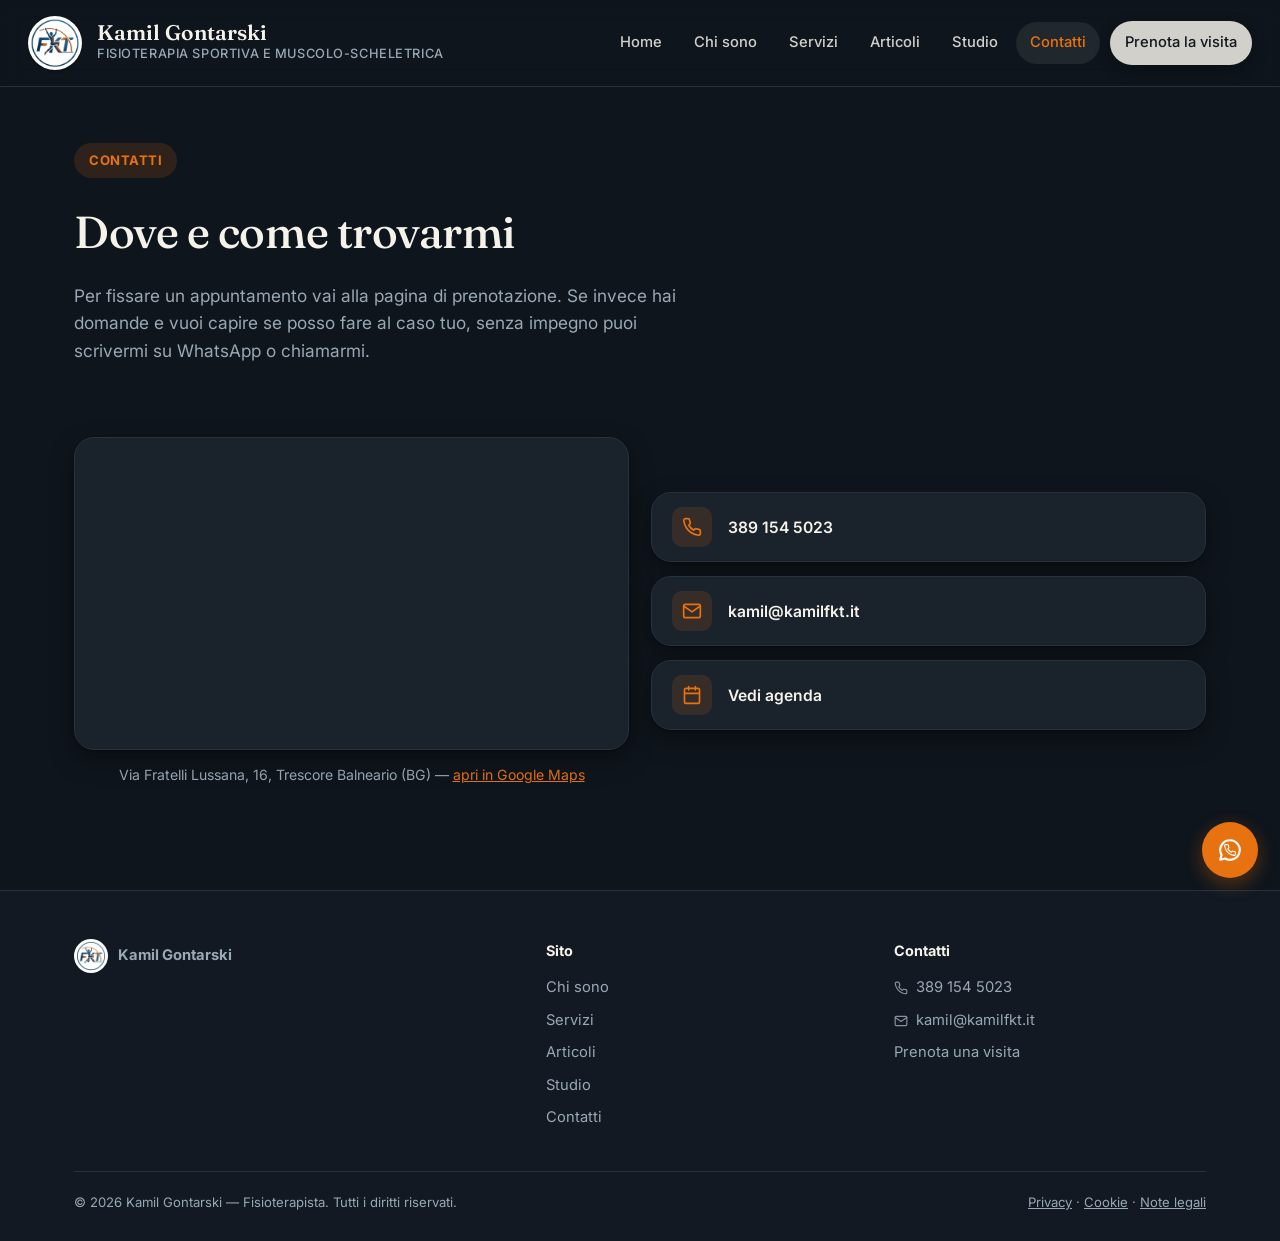
<file: contatti.html>
<!doctype html>
<html lang="it">
<head>
<meta charset="UTF-8">
<meta name="viewport" content="width=device-width, initial-scale=1">
<title>Contatti — Kamil Gontarski Fisioterapista</title>
<meta name="description" content="Contatta Kamil Gontarski, fisioterapista: telefono, email o prenota direttamente la tua visita online.">
<link rel="icon" href="img/logo.png">
<link rel="preconnect" href="https://fonts.googleapis.com">
<link rel="preconnect" href="https://fonts.gstatic.com" crossorigin>
<link href="https://fonts.googleapis.com/css2?family=Fraunces:opsz,wght@9..144,400;9..144,500;9..144,600&family=Inter:wght@400;500;600;700&display=swap" rel="stylesheet">
<link rel="stylesheet" href="style.css">
<noscript><style>.sectionHead,.card,.ctaBand{opacity:1!important;transform:none!important;}</style></noscript>
</head>
<body>

<header class="site">
  <div class="headerInner">
    <a class="brand" href="index.html">
      <img src="img/logo.png" alt="Logo Kamil Gontarski Fisioterapista">
      <span><span class="bname">Kamil Gontarski</span><span class="brole">Fisioterapia sportiva e muscolo-scheletrica</span></span>
    </a>
    <button class="menuToggle" aria-label="Apri menu">
      <svg viewBox="0 0 24 24" fill="none" stroke="currentColor" stroke-width="2" stroke-linecap="round"><line x1="3" y1="6" x2="21" y2="6"/><line x1="3" y1="12" x2="21" y2="12"/><line x1="3" y1="18" x2="21" y2="18"/></svg>
    </button>
    <nav class="mainNav">
      <a href="index.html">Home</a>
      <a href="chi-sono.html">Chi sono</a>
      <a href="servizi.html">Servizi</a>
      <a href="articoli.html">Articoli</a>
      <a href="studio.html">Studio</a>
      <a href="contatti.html" class="active">Contatti</a>
      <span class="navCta"><a class="btn btn-light" href="prenota.html">Prenota la visita</a></span>
    </nav>
  </div>
</header>

<main>
  <section class="pageHero">
    <div class="wrap">
      <span class="kicker">Contatti</span>
      <h1>Dove e come trovarmi</h1>
      <p class="lead">Per fissare un appuntamento vai alla pagina di prenotazione. Se invece hai domande e vuoi capire se posso fare al caso tuo, senza impegno puoi scrivermi su WhatsApp o chiamarmi.</p>
    </div>
  </section>

  <section>
    <div class="wrap">
      <div class="grid grid-2 contactTop">
        <div>
          <div class="card mapCard">
            <iframe src="https://www.google.com/maps?q=Dott.+Kamil+Gontarski+Fisioterapista,+Via+Fratelli+Lussana+16,+Trescore+Balneario+BG&z=16&output=embed" loading="lazy" referrerpolicy="no-referrer-when-downgrade" allowfullscreen title="Mappa dello studio di Kamil Gontarski, Via Fratelli Lussana 16, Trescore Balneario"></iframe>
          </div>
          <p class="mapCaption">Via Fratelli Lussana, 16, Trescore Balneario (BG) — <a href="https://www.google.com/maps/place/Dott.+Kamil+Gontarski+Fisioterapista/@45.6909937,9.8274909,17z/data=!3m1!1e3!4m6!3m5!1s0x47815db6ce91ac17:0x17d77f880932fe39!8m2!3d45.6909937!4d9.8274909!16s%2Fg%2F11yfch72vj" target="_blank" rel="noopener">apri in Google Maps</a></p>
        </div>
        <div class="miniCardStack">
          <a class="card miniInfoCard" href="tel:+393891545023">
            <div class="icon"><svg viewBox="0 0 24 24" fill="none" stroke="currentColor" stroke-width="2" stroke-linecap="round" stroke-linejoin="round"><path d="M22 16.92v3a2 2 0 0 1-2.18 2 19.79 19.79 0 0 1-8.63-3.07 19.5 19.5 0 0 1-6-6 19.79 19.79 0 0 1-3.07-8.67A2 2 0 0 1 4.11 2h3a2 2 0 0 1 2 1.72c.13.96.36 1.9.7 2.81a2 2 0 0 1-.45 2.11L8.09 9.91a16 16 0 0 0 6 6l1.27-1.27a2 2 0 0 1 2.11-.45c.91.34 1.85.57 2.81.7A2 2 0 0 1 22 16.92Z"/></svg></div>
            <span>389 154 5023</span>
          </a>
          <a class="card miniInfoCard" href="mailto:kamil@kamilfkt.it">
            <div class="icon"><svg viewBox="0 0 24 24" fill="none" stroke="currentColor" stroke-width="2" stroke-linecap="round" stroke-linejoin="round"><rect x="2" y="4" width="20" height="16" rx="2"/><path d="m22 6-10 7L2 6"/></svg></div>
            <span>kamil@kamilfkt.it</span>
          </a>
          <a class="card miniInfoCard" href="prenota.html">
            <div class="icon"><svg viewBox="0 0 24 24" fill="none" stroke="currentColor" stroke-width="2" stroke-linecap="round" stroke-linejoin="round"><rect x="3" y="4" width="18" height="18" rx="2"/><path d="M16 2v4M8 2v4M3 10h18"/></svg></div>
            <span>Vedi agenda</span>
          </a>
        </div>
      </div>
    </div>
  </section>
</main>

<footer class="site">
  <div class="wrap">
    <div class="footGrid">
      <div>
        <div class="footBrand">
          <img src="img/logo.png" alt="Logo">
          <strong>Kamil Gontarski</strong>
        </div>
      </div>
      <div>
        <h4>Sito</h4>
        <a href="chi-sono.html">Chi sono</a>
        <a href="servizi.html">Servizi</a>
        <a href="articoli.html">Articoli</a>
        <a href="studio.html">Studio</a>
        <a href="contatti.html">Contatti</a>
      </div>
      <div>
        <h4>Contatti</h4>
        <a href="tel:+393891545023"><svg viewBox="0 0 24 24" width="14" height="14" fill="none" stroke="currentColor" stroke-width="2" stroke-linecap="round" stroke-linejoin="round"><path d="M22 16.92v3a2 2 0 0 1-2.18 2 19.79 19.79 0 0 1-8.63-3.07 19.5 19.5 0 0 1-6-6 19.79 19.79 0 0 1-3.07-8.67A2 2 0 0 1 4.11 2h3a2 2 0 0 1 2 1.72c.13.96.36 1.9.7 2.81a2 2 0 0 1-.45 2.11L8.09 9.91a16 16 0 0 0 6 6l1.27-1.27a2 2 0 0 1 2.11-.45c.91.34 1.85.57 2.81.7A2 2 0 0 1 22 16.92Z"/></svg>389 154 5023</a>
        <a href="mailto:kamil@kamilfkt.it"><svg viewBox="0 0 24 24" width="14" height="14" fill="none" stroke="currentColor" stroke-width="2" stroke-linecap="round" stroke-linejoin="round"><rect x="2" y="4" width="20" height="16" rx="2"/><path d="m22 6-10 7L2 6"/></svg>kamil@kamilfkt.it</a>
        <a href="prenota.html">Prenota una visita</a>
      </div>
    </div>
    <div class="footBottom">
      <span>© <span id="y"></span> Kamil Gontarski — Fisioterapista. Tutti i diritti riservati.</span>
      <span><a href="privacy.html">Privacy</a> · <a href="cookie.html">Cookie</a> · <a href="note-legali.html">Note legali</a></span>
    </div>
  </div>
</footer>

<a class="waFab" href="https://wa.me/393891545023?text=Ciao%20Kamil%2C%20ti%20scrivo%20dal%20sito.%20Vorrei%20un%20parere%20su%3A%20" target="_blank" rel="noopener" aria-label="Scrivimi su WhatsApp"><svg viewBox="0 0 24 24" fill="none" stroke="currentColor" stroke-width="2" stroke-linecap="round" stroke-linejoin="round"><path d="M12 3a9 9 0 0 0-7.79 13.5L3 21l4.5-1.21A9 9 0 1 0 12 3Z"/><g transform="translate(12 12) scale(0.5) translate(-12 -12)"><path d="M22 16.92v3a2 2 0 0 1-2.18 2 19.79 19.79 0 0 1-8.63-3.07 19.5 19.5 0 0 1-6-6 19.79 19.79 0 0 1-3.07-8.67A2 2 0 0 1 4.11 2h3a2 2 0 0 1 2 1.72c.13.96.36 1.9.7 2.81a2 2 0 0 1-.45 2.11L8.09 9.91a16 16 0 0 0 6 6l1.27-1.27a2 2 0 0 1 2.11-.45c.91.34 1.85.57 2.81.7A2 2 0 0 1 22 16.92Z"/></g></svg></a>

<script src="nav.js"></script>
<script src="reveal.js"></script>
<script>document.getElementById('y').textContent = new Date().getFullYear();</script>
</body>
</html>
</file>
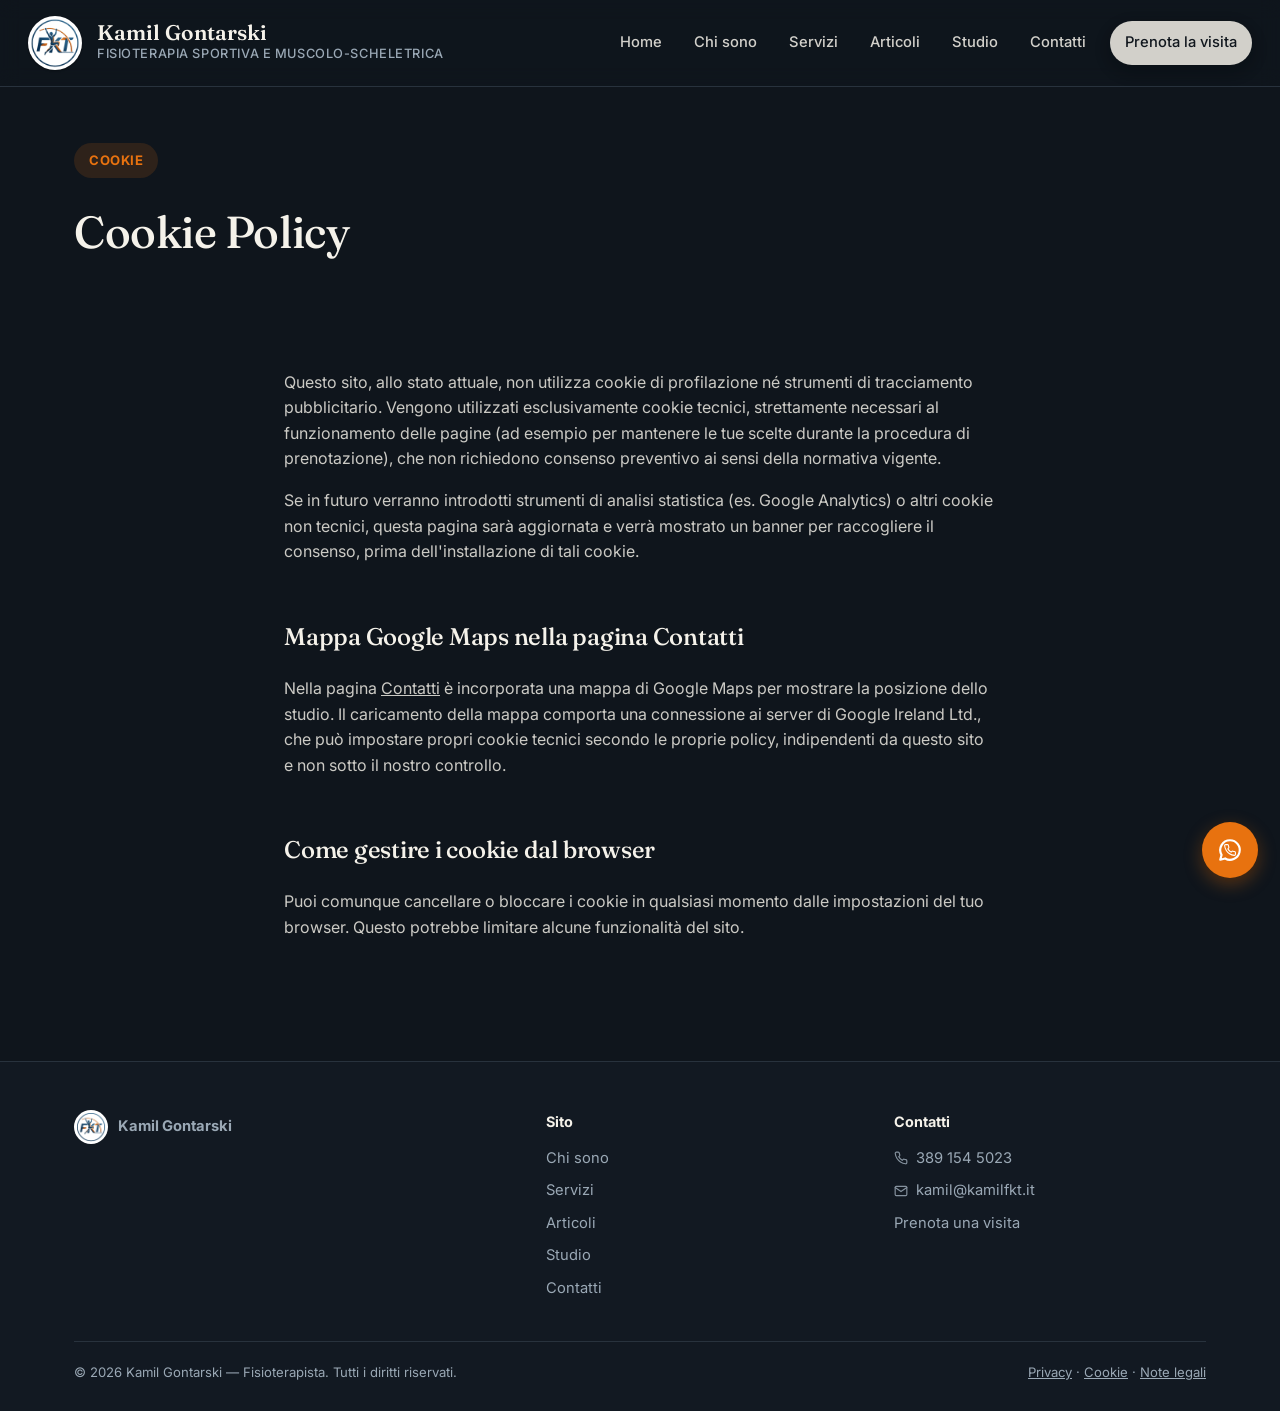
<file: cookie.html>
<!doctype html>
<html lang="it">
<head>
<meta charset="UTF-8">
<meta name="viewport" content="width=device-width, initial-scale=1">
<title>Cookie Policy — Kamil Gontarski Fisioterapista</title>
<link rel="icon" href="img/logo.png">
<link rel="preconnect" href="https://fonts.googleapis.com">
<link rel="preconnect" href="https://fonts.gstatic.com" crossorigin>
<link href="https://fonts.googleapis.com/css2?family=Fraunces:opsz,wght@9..144,400;9..144,500;9..144,600&family=Inter:wght@400;500;600;700&display=swap" rel="stylesheet">
<link rel="stylesheet" href="style.css">
<noscript><style>.sectionHead,.card,.ctaBand{opacity:1!important;transform:none!important;}</style></noscript>
</head>
<body>

<header class="site">
  <div class="headerInner">
    <a class="brand" href="index.html">
      <img src="img/logo.png" alt="Logo Kamil Gontarski Fisioterapista">
      <span><span class="bname">Kamil Gontarski</span><span class="brole">Fisioterapia sportiva e muscolo-scheletrica</span></span>
    </a>
    <button class="menuToggle" aria-label="Apri menu">
      <svg viewBox="0 0 24 24" fill="none" stroke="currentColor" stroke-width="2" stroke-linecap="round"><line x1="3" y1="6" x2="21" y2="6"/><line x1="3" y1="12" x2="21" y2="12"/><line x1="3" y1="18" x2="21" y2="18"/></svg>
    </button>
    <nav class="mainNav">
      <a href="index.html">Home</a>
      <a href="chi-sono.html">Chi sono</a>
      <a href="servizi.html">Servizi</a>
      <a href="articoli.html">Articoli</a>
      <a href="studio.html">Studio</a>
      <a href="contatti.html">Contatti</a>
      <span class="navCta"><a class="btn btn-light" href="prenota.html">Prenota la visita</a></span>
    </nav>
  </div>
</header>

<main>
  <section class="pageHero">
    <div class="wrap">
      <span class="kicker">Cookie</span>
      <h1>Cookie Policy</h1>
    </div>
  </section>

  <section>
    <div class="wrap prose" style="max-width:760px;">
      <p>Questo sito, allo stato attuale, non utilizza cookie di profilazione né strumenti di tracciamento pubblicitario. Vengono utilizzati esclusivamente cookie tecnici, strettamente necessari al funzionamento delle pagine (ad esempio per mantenere le tue scelte durante la procedura di prenotazione), che non richiedono consenso preventivo ai sensi della normativa vigente.</p>
      <p>Se in futuro verranno introdotti strumenti di analisi statistica (es. Google Analytics) o altri cookie non tecnici, questa pagina sarà aggiornata e verrà mostrato un banner per raccogliere il consenso, prima dell'installazione di tali cookie.</p>

      <h2>Mappa Google Maps nella pagina Contatti</h2>
      <p>Nella pagina <a href="contatti.html">Contatti</a> è incorporata una mappa di Google Maps per mostrare la posizione dello studio. Il caricamento della mappa comporta una connessione ai server di Google Ireland Ltd., che può impostare propri cookie tecnici secondo le proprie policy, indipendenti da questo sito e non sotto il nostro controllo.</p>

      <h2>Come gestire i cookie dal browser</h2>
      <p>Puoi comunque cancellare o bloccare i cookie in qualsiasi momento dalle impostazioni del tuo browser. Questo potrebbe limitare alcune funzionalità del sito.</p>
    </div>
  </section>
</main>

<footer class="site">
  <div class="wrap">
    <div class="footGrid">
      <div>
        <div class="footBrand">
          <img src="img/logo.png" alt="Logo">
          <strong>Kamil Gontarski</strong>
        </div>
      </div>
      <div>
        <h4>Sito</h4>
        <a href="chi-sono.html">Chi sono</a>
        <a href="servizi.html">Servizi</a>
        <a href="articoli.html">Articoli</a>
        <a href="studio.html">Studio</a>
        <a href="contatti.html">Contatti</a>
      </div>
      <div>
        <h4>Contatti</h4>
        <a href="tel:+393891545023"><svg viewBox="0 0 24 24" width="14" height="14" fill="none" stroke="currentColor" stroke-width="2" stroke-linecap="round" stroke-linejoin="round"><path d="M22 16.92v3a2 2 0 0 1-2.18 2 19.79 19.79 0 0 1-8.63-3.07 19.5 19.5 0 0 1-6-6 19.79 19.79 0 0 1-3.07-8.67A2 2 0 0 1 4.11 2h3a2 2 0 0 1 2 1.72c.13.96.36 1.9.7 2.81a2 2 0 0 1-.45 2.11L8.09 9.91a16 16 0 0 0 6 6l1.27-1.27a2 2 0 0 1 2.11-.45c.91.34 1.85.57 2.81.7A2 2 0 0 1 22 16.92Z"/></svg>389 154 5023</a>
        <a href="mailto:kamil@kamilfkt.it"><svg viewBox="0 0 24 24" width="14" height="14" fill="none" stroke="currentColor" stroke-width="2" stroke-linecap="round" stroke-linejoin="round"><rect x="2" y="4" width="20" height="16" rx="2"/><path d="m22 6-10 7L2 6"/></svg>kamil@kamilfkt.it</a>
        <a href="prenota.html">Prenota una visita</a>
      </div>
    </div>
    <div class="footBottom">
      <span>© <span id="y"></span> Kamil Gontarski — Fisioterapista. Tutti i diritti riservati.</span>
      <span><a href="privacy.html">Privacy</a> · <a href="cookie.html">Cookie</a> · <a href="note-legali.html">Note legali</a></span>
    </div>
  </div>
</footer>

<a class="waFab" href="https://wa.me/393891545023?text=Ciao%20Kamil%2C%20ti%20scrivo%20dal%20sito.%20Vorrei%20un%20parere%20su%3A%20" target="_blank" rel="noopener" aria-label="Scrivimi su WhatsApp"><svg viewBox="0 0 24 24" fill="none" stroke="currentColor" stroke-width="2" stroke-linecap="round" stroke-linejoin="round"><path d="M12 3a9 9 0 0 0-7.79 13.5L3 21l4.5-1.21A9 9 0 1 0 12 3Z"/><g transform="translate(12 12) scale(0.5) translate(-12 -12)"><path d="M22 16.92v3a2 2 0 0 1-2.18 2 19.79 19.79 0 0 1-8.63-3.07 19.5 19.5 0 0 1-6-6 19.79 19.79 0 0 1-3.07-8.67A2 2 0 0 1 4.11 2h3a2 2 0 0 1 2 1.72c.13.96.36 1.9.7 2.81a2 2 0 0 1-.45 2.11L8.09 9.91a16 16 0 0 0 6 6l1.27-1.27a2 2 0 0 1 2.11-.45c.91.34 1.85.57 2.81.7A2 2 0 0 1 22 16.92Z"/></g></svg></a>

<script src="nav.js"></script>
<script src="reveal.js"></script>
<script>document.getElementById('y').textContent = new Date().getFullYear();</script>
</body>
</html>
</file>
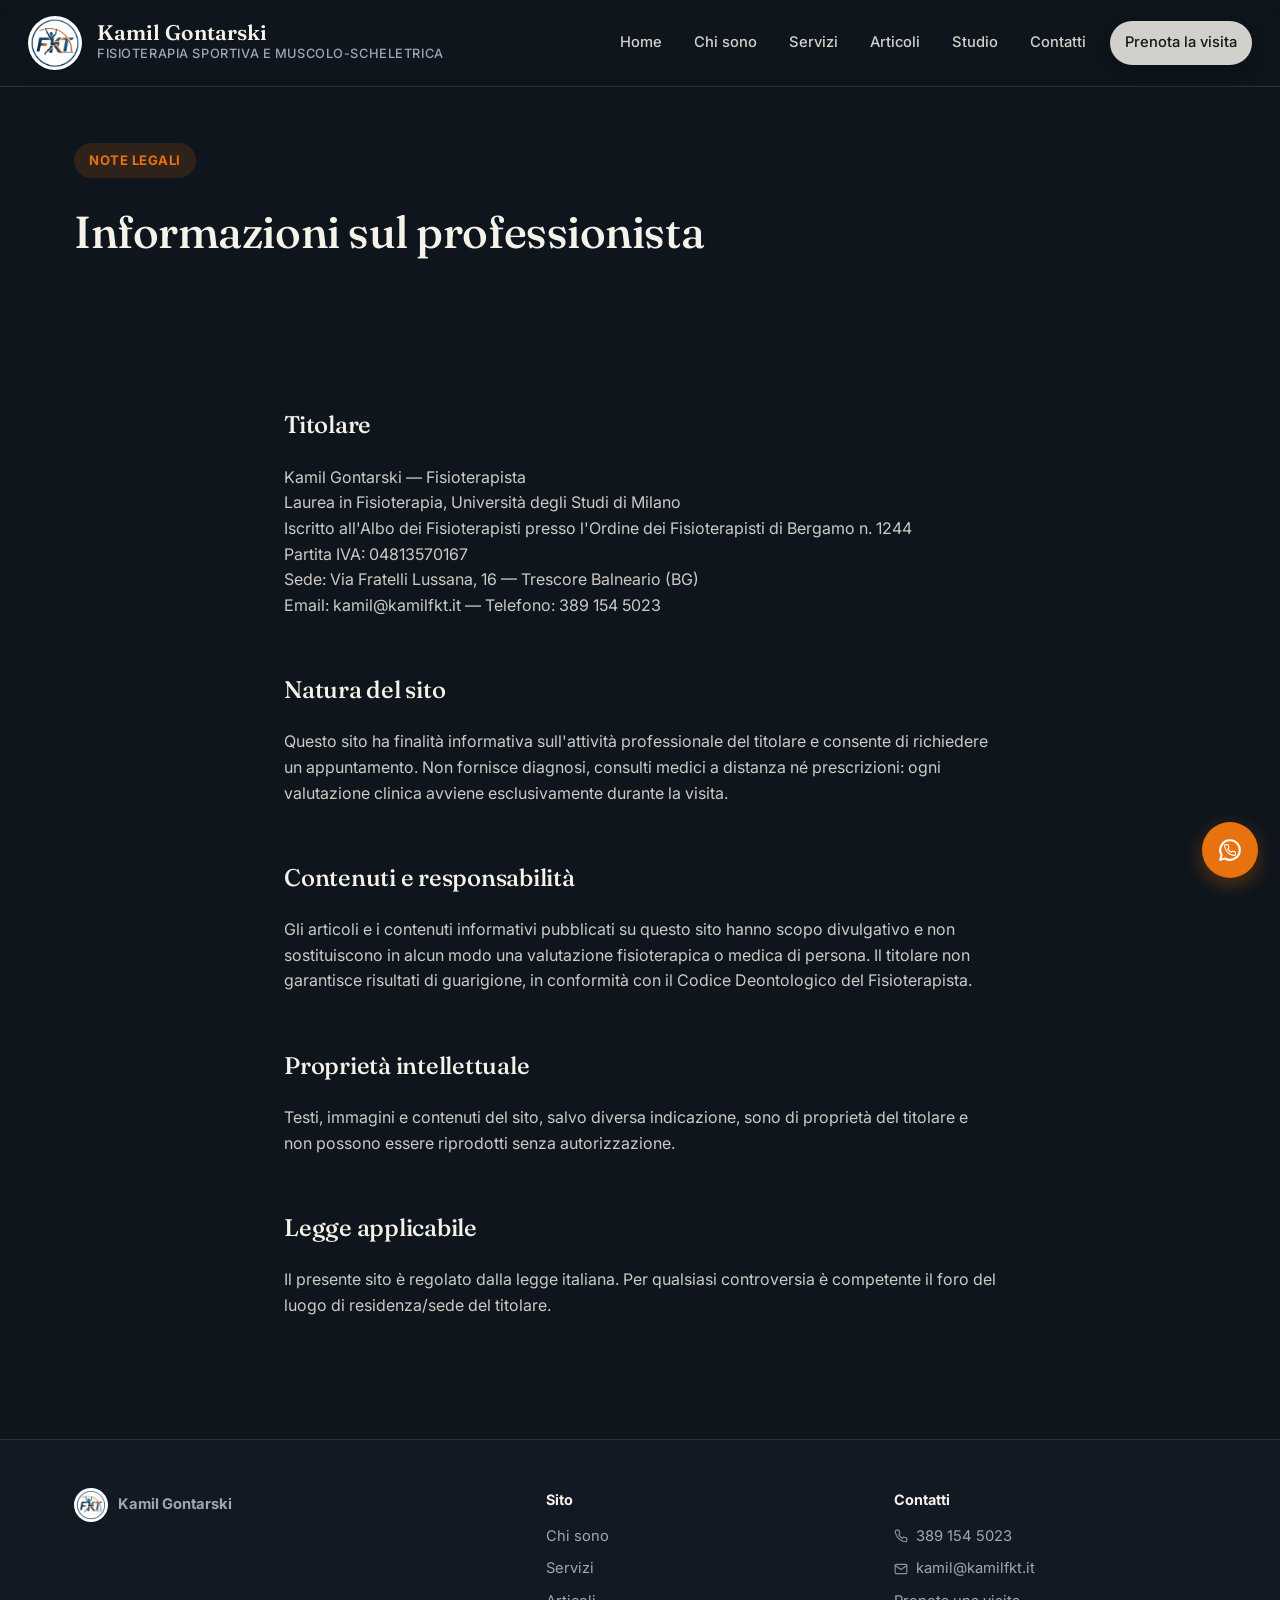
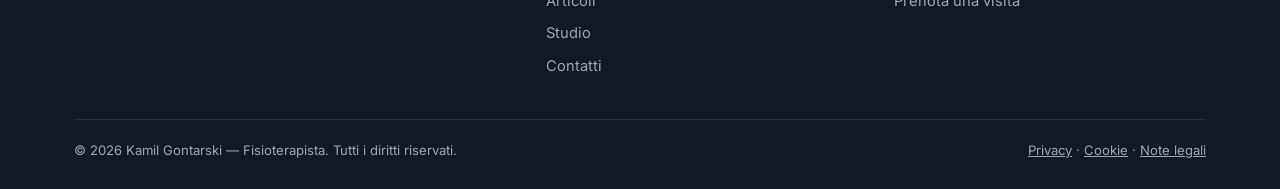
<file: note-legali.html>
<!doctype html>
<html lang="it">
<head>
<meta charset="UTF-8">
<meta name="viewport" content="width=device-width, initial-scale=1">
<title>Note legali — Kamil Gontarski Fisioterapista</title>
<link rel="icon" href="img/logo.png">
<link rel="preconnect" href="https://fonts.googleapis.com">
<link rel="preconnect" href="https://fonts.gstatic.com" crossorigin>
<link href="https://fonts.googleapis.com/css2?family=Fraunces:opsz,wght@9..144,400;9..144,500;9..144,600&family=Inter:wght@400;500;600;700&display=swap" rel="stylesheet">
<link rel="stylesheet" href="style.css">
<noscript><style>.sectionHead,.card,.ctaBand{opacity:1!important;transform:none!important;}</style></noscript>
</head>
<body>

<header class="site">
  <div class="headerInner">
    <a class="brand" href="index.html">
      <img src="img/logo.png" alt="Logo Kamil Gontarski Fisioterapista">
      <span><span class="bname">Kamil Gontarski</span><span class="brole">Fisioterapia sportiva e muscolo-scheletrica</span></span>
    </a>
    <button class="menuToggle" aria-label="Apri menu">
      <svg viewBox="0 0 24 24" fill="none" stroke="currentColor" stroke-width="2" stroke-linecap="round"><line x1="3" y1="6" x2="21" y2="6"/><line x1="3" y1="12" x2="21" y2="12"/><line x1="3" y1="18" x2="21" y2="18"/></svg>
    </button>
    <nav class="mainNav">
      <a href="index.html">Home</a>
      <a href="chi-sono.html">Chi sono</a>
      <a href="servizi.html">Servizi</a>
      <a href="articoli.html">Articoli</a>
      <a href="studio.html">Studio</a>
      <a href="contatti.html">Contatti</a>
      <span class="navCta"><a class="btn btn-light" href="prenota.html">Prenota la visita</a></span>
    </nav>
  </div>
</header>

<main>
  <section class="pageHero">
    <div class="wrap">
      <span class="kicker">Note legali</span>
      <h1>Informazioni sul professionista</h1>
    </div>
  </section>

  <section>
    <div class="wrap prose" style="max-width:760px;">
      <h2>Titolare</h2>
      <p>Kamil Gontarski — Fisioterapista<br>
      Laurea in Fisioterapia, Università degli Studi di Milano<br>
      Iscritto all'Albo dei Fisioterapisti presso l'Ordine dei Fisioterapisti di Bergamo n. 1244<br>
      Partita IVA: 04813570167<br>
      Sede: Via Fratelli Lussana, 16 — Trescore Balneario (BG)<br>
      Email: kamil@kamilfkt.it — Telefono: 389 154 5023</p>

      <h2>Natura del sito</h2>
      <p>Questo sito ha finalità informativa sull'attività professionale del titolare e consente di richiedere un appuntamento. Non fornisce diagnosi, consulti medici a distanza né prescrizioni: ogni valutazione clinica avviene esclusivamente durante la visita.</p>

      <h2>Contenuti e responsabilità</h2>
      <p>Gli articoli e i contenuti informativi pubblicati su questo sito hanno scopo divulgativo e non sostituiscono in alcun modo una valutazione fisioterapica o medica di persona. Il titolare non garantisce risultati di guarigione, in conformità con il Codice Deontologico del Fisioterapista.</p>

      <h2>Proprietà intellettuale</h2>
      <p>Testi, immagini e contenuti del sito, salvo diversa indicazione, sono di proprietà del titolare e non possono essere riprodotti senza autorizzazione.</p>

      <h2>Legge applicabile</h2>
      <p>Il presente sito è regolato dalla legge italiana. Per qualsiasi controversia è competente il foro del luogo di residenza/sede del titolare.</p>
    </div>
  </section>
</main>

<footer class="site">
  <div class="wrap">
    <div class="footGrid">
      <div>
        <div class="footBrand">
          <img src="img/logo.png" alt="Logo">
          <strong>Kamil Gontarski</strong>
        </div>
      </div>
      <div>
        <h4>Sito</h4>
        <a href="chi-sono.html">Chi sono</a>
        <a href="servizi.html">Servizi</a>
        <a href="articoli.html">Articoli</a>
        <a href="studio.html">Studio</a>
        <a href="contatti.html">Contatti</a>
      </div>
      <div>
        <h4>Contatti</h4>
        <a href="tel:+393891545023"><svg viewBox="0 0 24 24" width="14" height="14" fill="none" stroke="currentColor" stroke-width="2" stroke-linecap="round" stroke-linejoin="round"><path d="M22 16.92v3a2 2 0 0 1-2.18 2 19.79 19.79 0 0 1-8.63-3.07 19.5 19.5 0 0 1-6-6 19.79 19.79 0 0 1-3.07-8.67A2 2 0 0 1 4.11 2h3a2 2 0 0 1 2 1.72c.13.96.36 1.9.7 2.81a2 2 0 0 1-.45 2.11L8.09 9.91a16 16 0 0 0 6 6l1.27-1.27a2 2 0 0 1 2.11-.45c.91.34 1.85.57 2.81.7A2 2 0 0 1 22 16.92Z"/></svg>389 154 5023</a>
        <a href="mailto:kamil@kamilfkt.it"><svg viewBox="0 0 24 24" width="14" height="14" fill="none" stroke="currentColor" stroke-width="2" stroke-linecap="round" stroke-linejoin="round"><rect x="2" y="4" width="20" height="16" rx="2"/><path d="m22 6-10 7L2 6"/></svg>kamil@kamilfkt.it</a>
        <a href="prenota.html">Prenota una visita</a>
      </div>
    </div>
    <div class="footBottom">
      <span>© <span id="y"></span> Kamil Gontarski — Fisioterapista. Tutti i diritti riservati.</span>
      <span><a href="privacy.html">Privacy</a> · <a href="cookie.html">Cookie</a> · <a href="note-legali.html">Note legali</a></span>
    </div>
  </div>
</footer>

<a class="waFab" href="https://wa.me/393891545023?text=Ciao%20Kamil%2C%20ti%20scrivo%20dal%20sito.%20Vorrei%20un%20parere%20su%3A%20" target="_blank" rel="noopener" aria-label="Scrivimi su WhatsApp"><svg viewBox="0 0 24 24" fill="none" stroke="currentColor" stroke-width="2" stroke-linecap="round" stroke-linejoin="round"><path d="M12 3a9 9 0 0 0-7.79 13.5L3 21l4.5-1.21A9 9 0 1 0 12 3Z"/><g transform="translate(12 12) scale(0.5) translate(-12 -12)"><path d="M22 16.92v3a2 2 0 0 1-2.18 2 19.79 19.79 0 0 1-8.63-3.07 19.5 19.5 0 0 1-6-6 19.79 19.79 0 0 1-3.07-8.67A2 2 0 0 1 4.11 2h3a2 2 0 0 1 2 1.72c.13.96.36 1.9.7 2.81a2 2 0 0 1-.45 2.11L8.09 9.91a16 16 0 0 0 6 6l1.27-1.27a2 2 0 0 1 2.11-.45c.91.34 1.85.57 2.81.7A2 2 0 0 1 22 16.92Z"/></g></svg></a>

<script src="nav.js"></script>
<script src="reveal.js"></script>
<script>document.getElementById('y').textContent = new Date().getFullYear();</script>
</body>
</html>
</file>
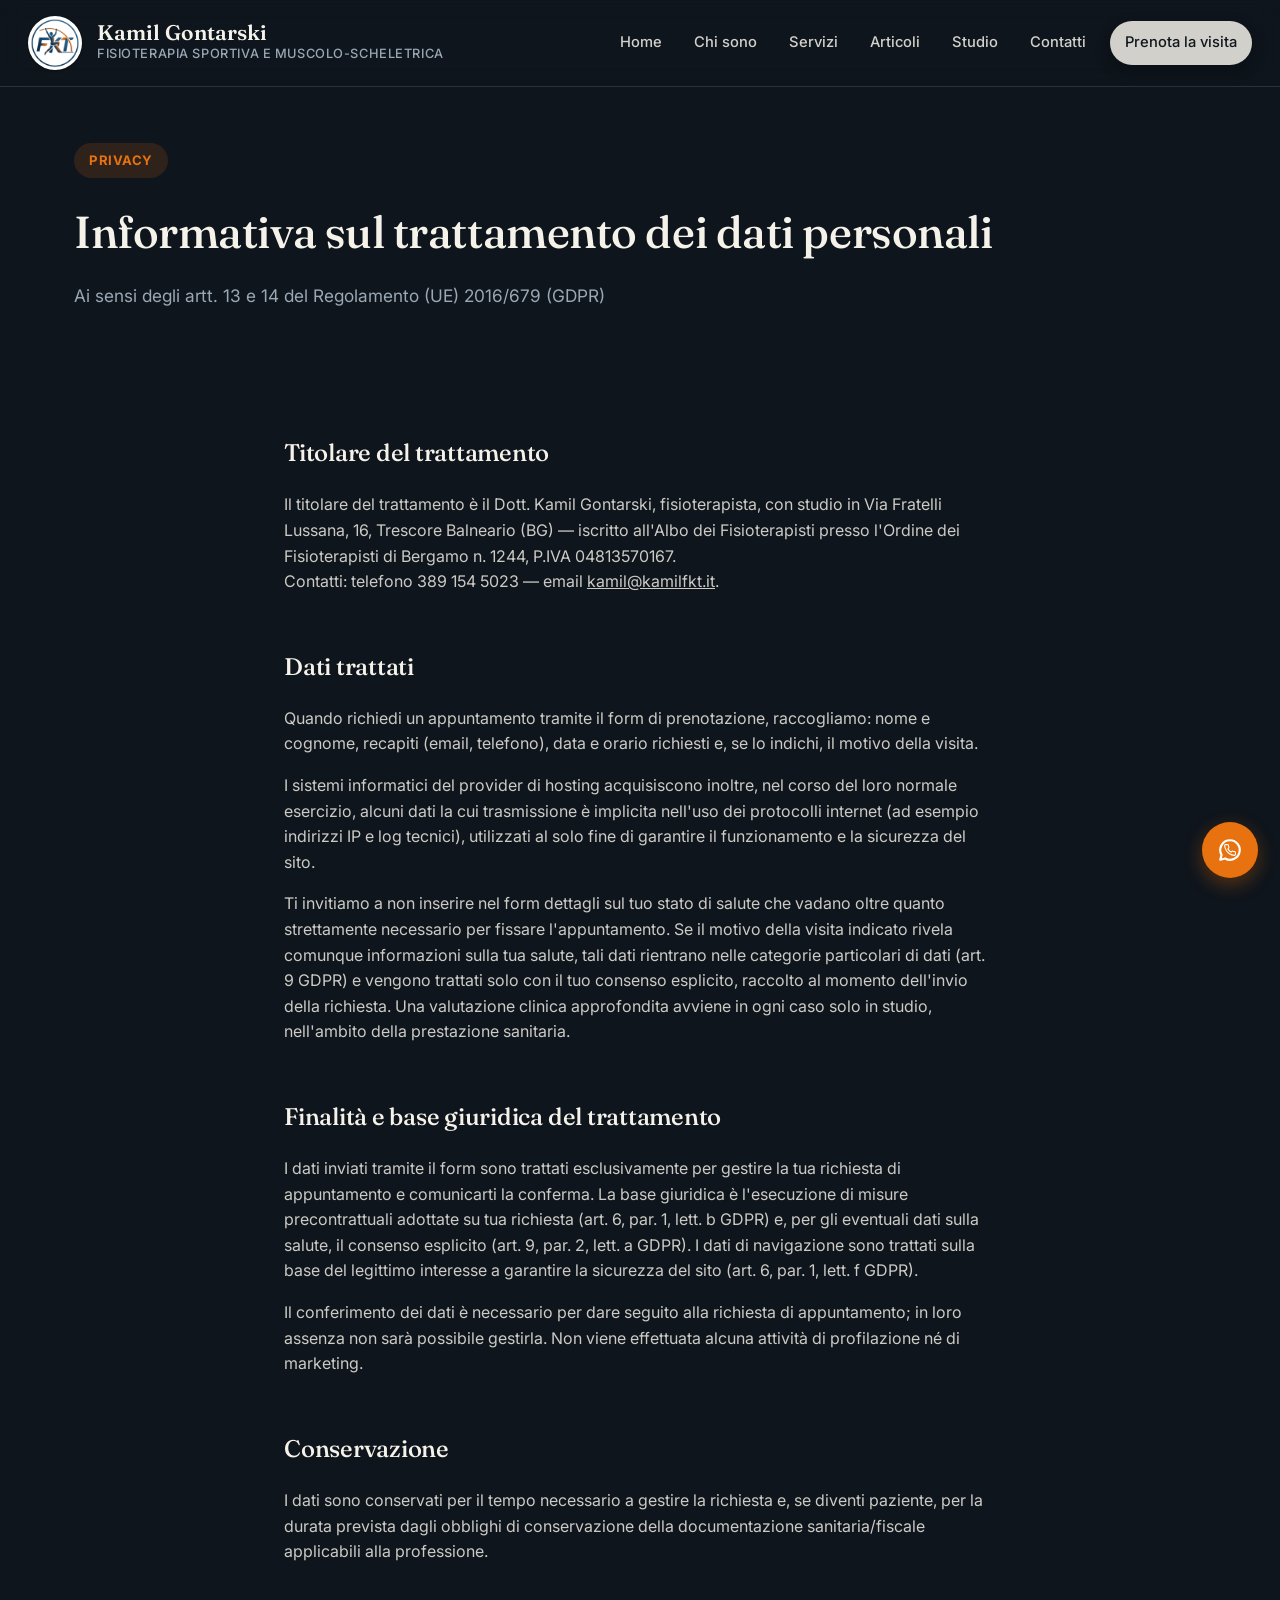
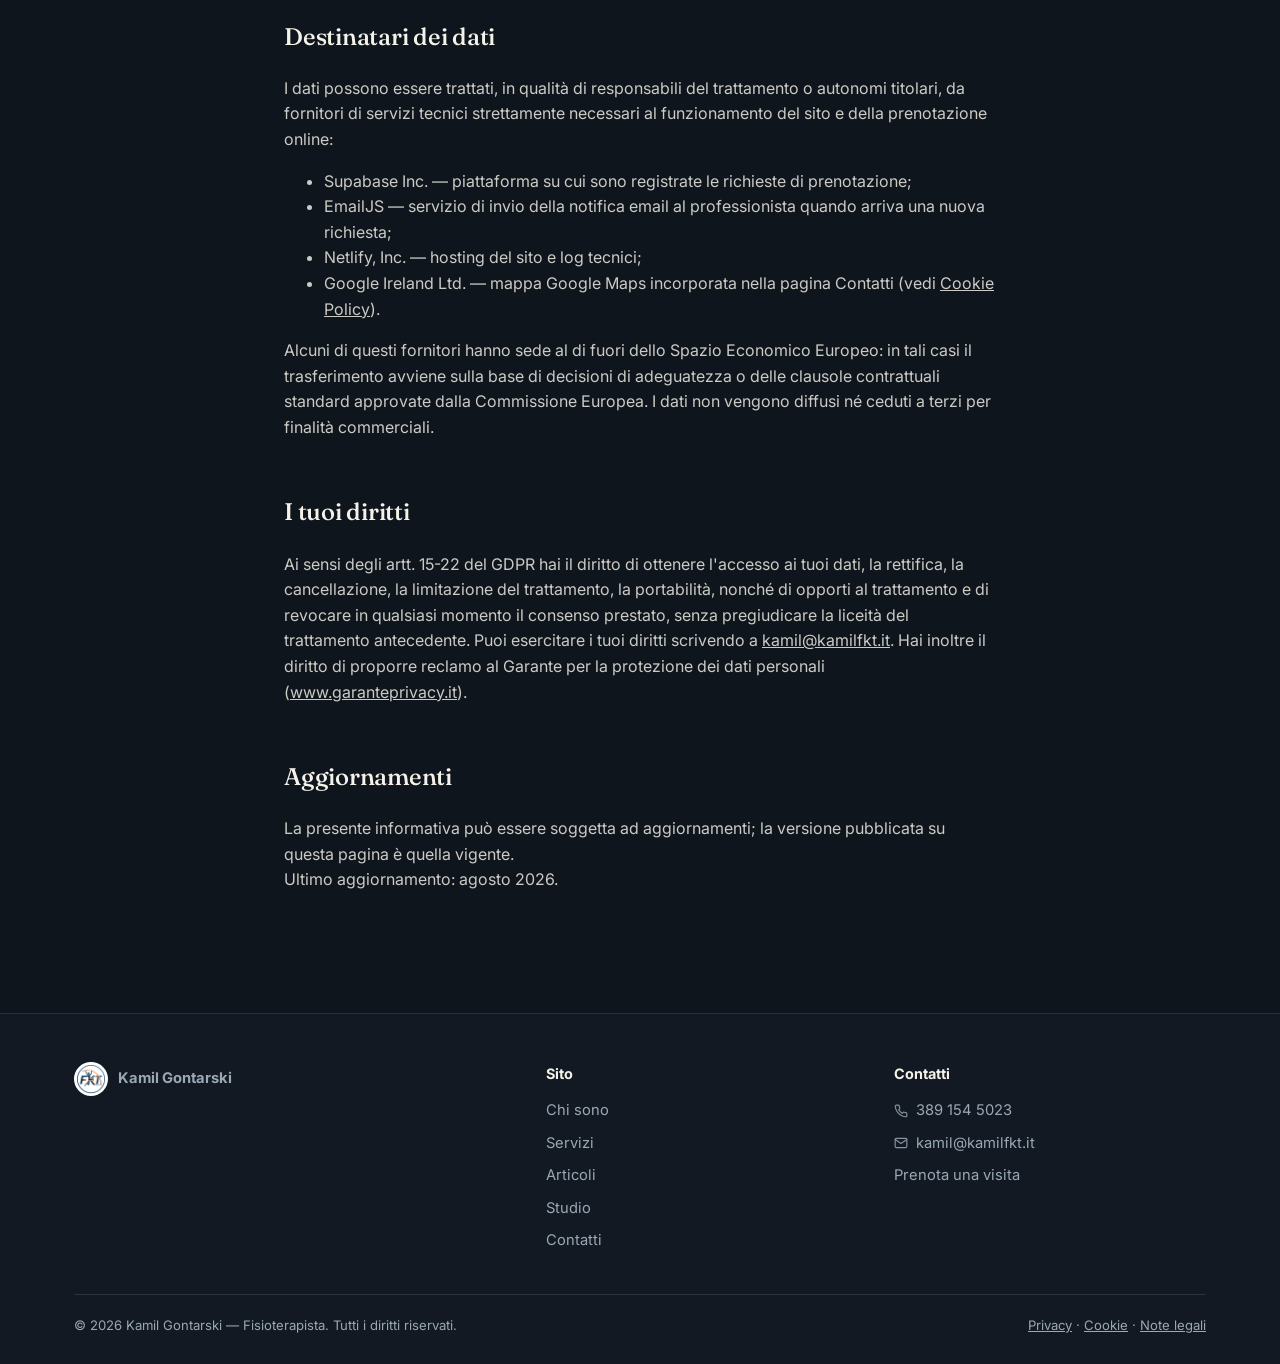
<file: privacy.html>
<!doctype html>
<html lang="it">
<head>
<meta charset="UTF-8">
<meta name="viewport" content="width=device-width, initial-scale=1">
<title>Privacy Policy — Kamil Gontarski Fisioterapista</title>
<link rel="icon" href="img/logo.png">
<link rel="preconnect" href="https://fonts.googleapis.com">
<link rel="preconnect" href="https://fonts.gstatic.com" crossorigin>
<link href="https://fonts.googleapis.com/css2?family=Fraunces:opsz,wght@9..144,400;9..144,500;9..144,600&family=Inter:wght@400;500;600;700&display=swap" rel="stylesheet">
<link rel="stylesheet" href="style.css">
<noscript><style>.sectionHead,.card,.ctaBand{opacity:1!important;transform:none!important;}</style></noscript>
</head>
<body>

<header class="site">
  <div class="headerInner">
    <a class="brand" href="index.html">
      <img src="img/logo.png" alt="Logo Kamil Gontarski Fisioterapista">
      <span><span class="bname">Kamil Gontarski</span><span class="brole">Fisioterapia sportiva e muscolo-scheletrica</span></span>
    </a>
    <button class="menuToggle" aria-label="Apri menu">
      <svg viewBox="0 0 24 24" fill="none" stroke="currentColor" stroke-width="2" stroke-linecap="round"><line x1="3" y1="6" x2="21" y2="6"/><line x1="3" y1="12" x2="21" y2="12"/><line x1="3" y1="18" x2="21" y2="18"/></svg>
    </button>
    <nav class="mainNav">
      <a href="index.html">Home</a>
      <a href="chi-sono.html">Chi sono</a>
      <a href="servizi.html">Servizi</a>
      <a href="articoli.html">Articoli</a>
      <a href="studio.html">Studio</a>
      <a href="contatti.html">Contatti</a>
      <span class="navCta"><a class="btn btn-light" href="prenota.html">Prenota la visita</a></span>
    </nav>
  </div>
</header>

<main>
  <section class="pageHero">
    <div class="wrap">
      <span class="kicker">Privacy</span>
      <h1>Informativa sul trattamento dei dati personali</h1>
      <p class="lead">Ai sensi degli artt. 13 e 14 del Regolamento (UE) 2016/679 (GDPR)</p>
    </div>
  </section>

  <section>
    <div class="wrap prose" style="max-width:760px;">
      <h2>Titolare del trattamento</h2>
      <p>Il titolare del trattamento è il Dott. Kamil Gontarski, fisioterapista, con studio in Via Fratelli Lussana, 16, Trescore Balneario (BG) — iscritto all'Albo dei Fisioterapisti presso l'Ordine dei Fisioterapisti di Bergamo n. 1244, P.IVA 04813570167.<br>
      Contatti: telefono 389 154 5023 — email <a href="mailto:kamil@kamilfkt.it">kamil@kamilfkt.it</a>.</p>

      <h2>Dati trattati</h2>
      <p>Quando richiedi un appuntamento tramite il form di prenotazione, raccogliamo: nome e cognome, recapiti (email, telefono), data e orario richiesti e, se lo indichi, il motivo della visita.</p>
      <p>I sistemi informatici del provider di hosting acquisiscono inoltre, nel corso del loro normale esercizio, alcuni dati la cui trasmissione è implicita nell'uso dei protocolli internet (ad esempio indirizzi IP e log tecnici), utilizzati al solo fine di garantire il funzionamento e la sicurezza del sito.</p>
      <p>Ti invitiamo a non inserire nel form dettagli sul tuo stato di salute che vadano oltre quanto strettamente necessario per fissare l'appuntamento. Se il motivo della visita indicato rivela comunque informazioni sulla tua salute, tali dati rientrano nelle categorie particolari di dati (art. 9 GDPR) e vengono trattati solo con il tuo consenso esplicito, raccolto al momento dell'invio della richiesta. Una valutazione clinica approfondita avviene in ogni caso solo in studio, nell'ambito della prestazione sanitaria.</p>

      <h2>Finalità e base giuridica del trattamento</h2>
      <p>I dati inviati tramite il form sono trattati esclusivamente per gestire la tua richiesta di appuntamento e comunicarti la conferma. La base giuridica è l'esecuzione di misure precontrattuali adottate su tua richiesta (art. 6, par. 1, lett. b GDPR) e, per gli eventuali dati sulla salute, il consenso esplicito (art. 9, par. 2, lett. a GDPR). I dati di navigazione sono trattati sulla base del legittimo interesse a garantire la sicurezza del sito (art. 6, par. 1, lett. f GDPR).</p>
      <p>Il conferimento dei dati è necessario per dare seguito alla richiesta di appuntamento; in loro assenza non sarà possibile gestirla. Non viene effettuata alcuna attività di profilazione né di marketing.</p>

      <h2>Conservazione</h2>
      <p>I dati sono conservati per il tempo necessario a gestire la richiesta e, se diventi paziente, per la durata prevista dagli obblighi di conservazione della documentazione sanitaria/fiscale applicabili alla professione.</p>

      <h2>Destinatari dei dati</h2>
      <p>I dati possono essere trattati, in qualità di responsabili del trattamento o autonomi titolari, da fornitori di servizi tecnici strettamente necessari al funzionamento del sito e della prenotazione online:</p>
      <ul>
        <li>Supabase Inc. — piattaforma su cui sono registrate le richieste di prenotazione;</li>
        <li>EmailJS — servizio di invio della notifica email al professionista quando arriva una nuova richiesta;</li>
        <li>Netlify, Inc. — hosting del sito e log tecnici;</li>
        <li>Google Ireland Ltd. — mappa Google Maps incorporata nella pagina Contatti (vedi <a href="cookie.html">Cookie Policy</a>).</li>
      </ul>
      <p>Alcuni di questi fornitori hanno sede al di fuori dello Spazio Economico Europeo: in tali casi il trasferimento avviene sulla base di decisioni di adeguatezza o delle clausole contrattuali standard approvate dalla Commissione Europea. I dati non vengono diffusi né ceduti a terzi per finalità commerciali.</p>

      <h2>I tuoi diritti</h2>
      <p>Ai sensi degli artt. 15-22 del GDPR hai il diritto di ottenere l'accesso ai tuoi dati, la rettifica, la cancellazione, la limitazione del trattamento, la portabilità, nonché di opporti al trattamento e di revocare in qualsiasi momento il consenso prestato, senza pregiudicare la liceità del trattamento antecedente. Puoi esercitare i tuoi diritti scrivendo a <a href="mailto:kamil@kamilfkt.it">kamil@kamilfkt.it</a>. Hai inoltre il diritto di proporre reclamo al Garante per la protezione dei dati personali (<a href="https://www.garanteprivacy.it" target="_blank" rel="noopener">www.garanteprivacy.it</a>).</p>

      <h2>Aggiornamenti</h2>
      <p>La presente informativa può essere soggetta ad aggiornamenti; la versione pubblicata su questa pagina è quella vigente.<br>Ultimo aggiornamento: agosto 2026.</p>
    </div>
  </section>
</main>

<footer class="site">
  <div class="wrap">
    <div class="footGrid">
      <div>
        <div class="footBrand">
          <img src="img/logo.png" alt="Logo">
          <strong>Kamil Gontarski</strong>
        </div>
      </div>
      <div>
        <h4>Sito</h4>
        <a href="chi-sono.html">Chi sono</a>
        <a href="servizi.html">Servizi</a>
        <a href="articoli.html">Articoli</a>
        <a href="studio.html">Studio</a>
        <a href="contatti.html">Contatti</a>
      </div>
      <div>
        <h4>Contatti</h4>
        <a href="tel:+393891545023"><svg viewBox="0 0 24 24" width="14" height="14" fill="none" stroke="currentColor" stroke-width="2" stroke-linecap="round" stroke-linejoin="round"><path d="M22 16.92v3a2 2 0 0 1-2.18 2 19.79 19.79 0 0 1-8.63-3.07 19.5 19.5 0 0 1-6-6 19.79 19.79 0 0 1-3.07-8.67A2 2 0 0 1 4.11 2h3a2 2 0 0 1 2 1.72c.13.96.36 1.9.7 2.81a2 2 0 0 1-.45 2.11L8.09 9.91a16 16 0 0 0 6 6l1.27-1.27a2 2 0 0 1 2.11-.45c.91.34 1.85.57 2.81.7A2 2 0 0 1 22 16.92Z"/></svg>389 154 5023</a>
        <a href="mailto:kamil@kamilfkt.it"><svg viewBox="0 0 24 24" width="14" height="14" fill="none" stroke="currentColor" stroke-width="2" stroke-linecap="round" stroke-linejoin="round"><rect x="2" y="4" width="20" height="16" rx="2"/><path d="m22 6-10 7L2 6"/></svg>kamil@kamilfkt.it</a>
        <a href="prenota.html">Prenota una visita</a>
      </div>
    </div>
    <div class="footBottom">
      <span>© <span id="y"></span> Kamil Gontarski — Fisioterapista. Tutti i diritti riservati.</span>
      <span><a href="privacy.html">Privacy</a> · <a href="cookie.html">Cookie</a> · <a href="note-legali.html">Note legali</a></span>
    </div>
  </div>
</footer>

<a class="waFab" href="https://wa.me/393891545023?text=Ciao%20Kamil%2C%20ti%20scrivo%20dal%20sito.%20Vorrei%20un%20parere%20su%3A%20" target="_blank" rel="noopener" aria-label="Scrivimi su WhatsApp"><svg viewBox="0 0 24 24" fill="none" stroke="currentColor" stroke-width="2" stroke-linecap="round" stroke-linejoin="round"><path d="M12 3a9 9 0 0 0-7.79 13.5L3 21l4.5-1.21A9 9 0 1 0 12 3Z"/><g transform="translate(12 12) scale(0.5) translate(-12 -12)"><path d="M22 16.92v3a2 2 0 0 1-2.18 2 19.79 19.79 0 0 1-8.63-3.07 19.5 19.5 0 0 1-6-6 19.79 19.79 0 0 1-3.07-8.67A2 2 0 0 1 4.11 2h3a2 2 0 0 1 2 1.72c.13.96.36 1.9.7 2.81a2 2 0 0 1-.45 2.11L8.09 9.91a16 16 0 0 0 6 6l1.27-1.27a2 2 0 0 1 2.11-.45c.91.34 1.85.57 2.81.7A2 2 0 0 1 22 16.92Z"/></g></svg></a>

<script src="nav.js"></script>
<script src="reveal.js"></script>
<script>document.getElementById('y').textContent = new Date().getFullYear();</script>
</body>
</html>
</file>
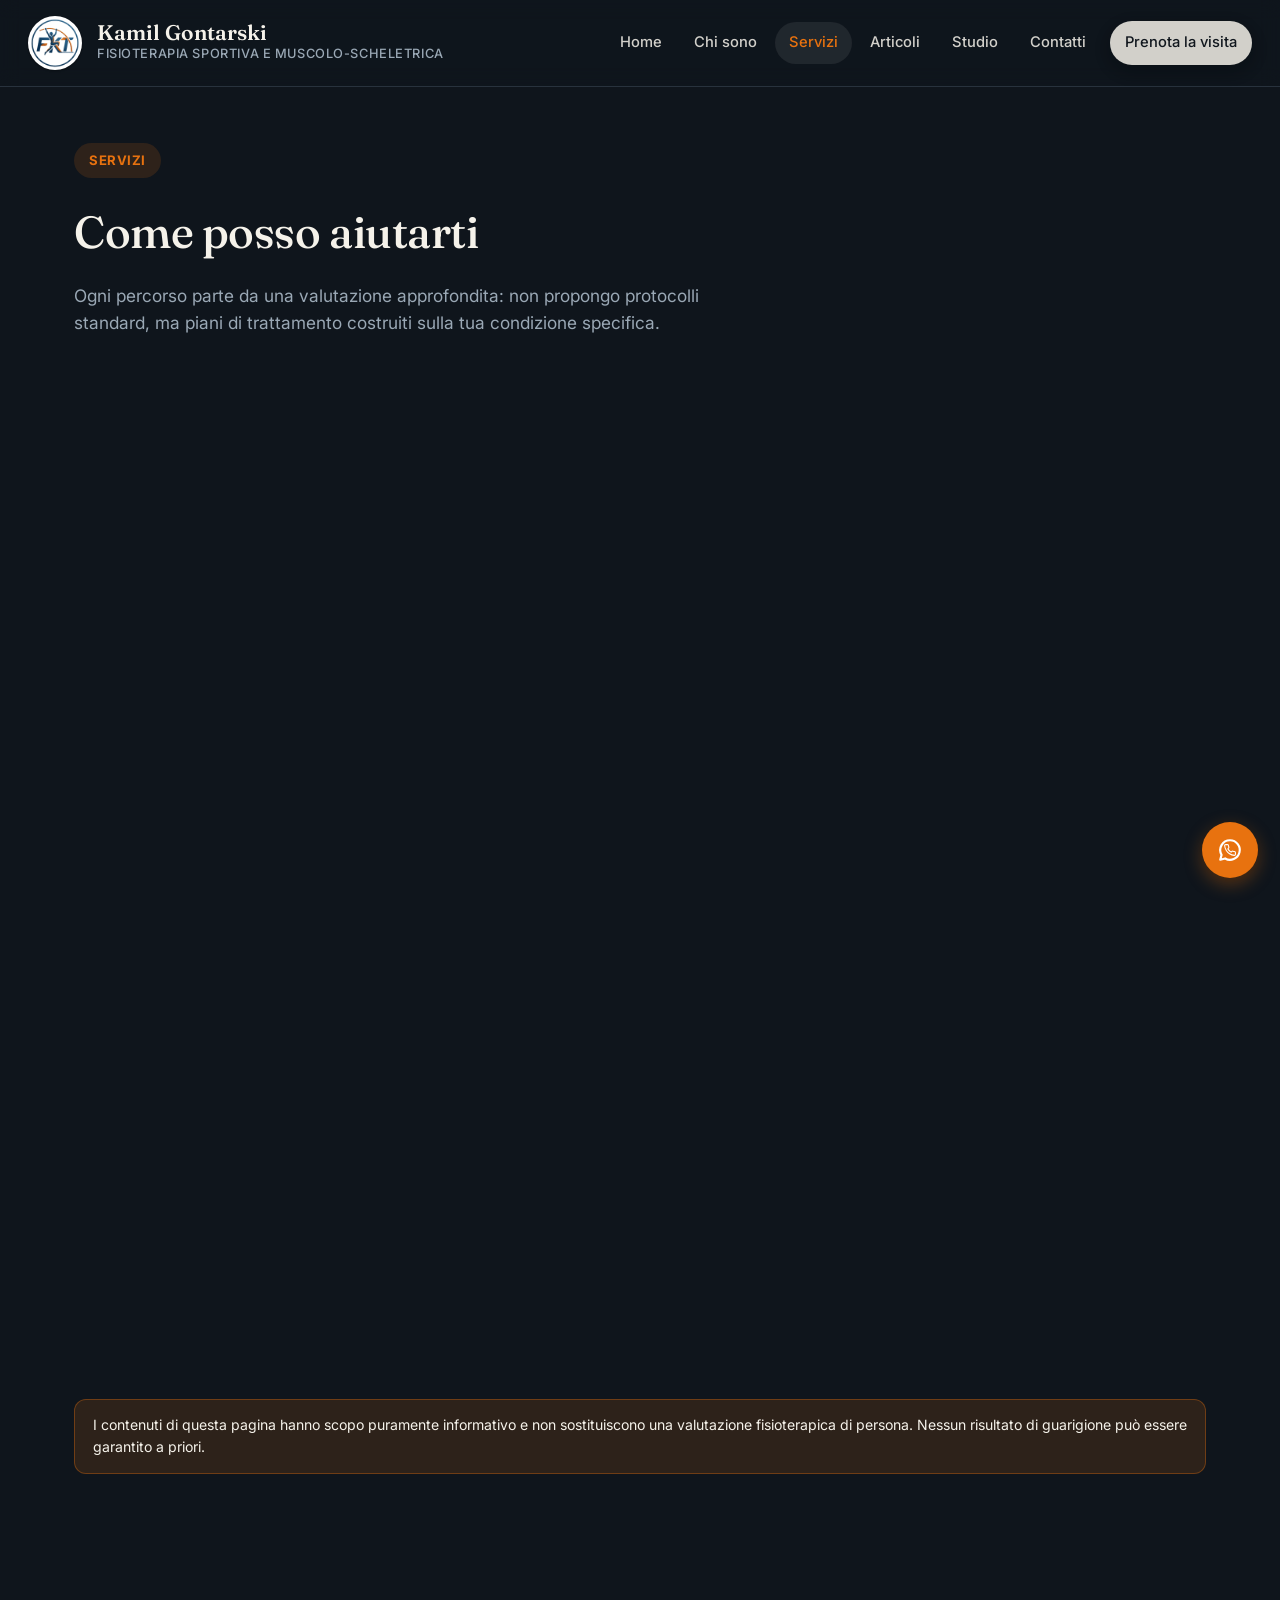
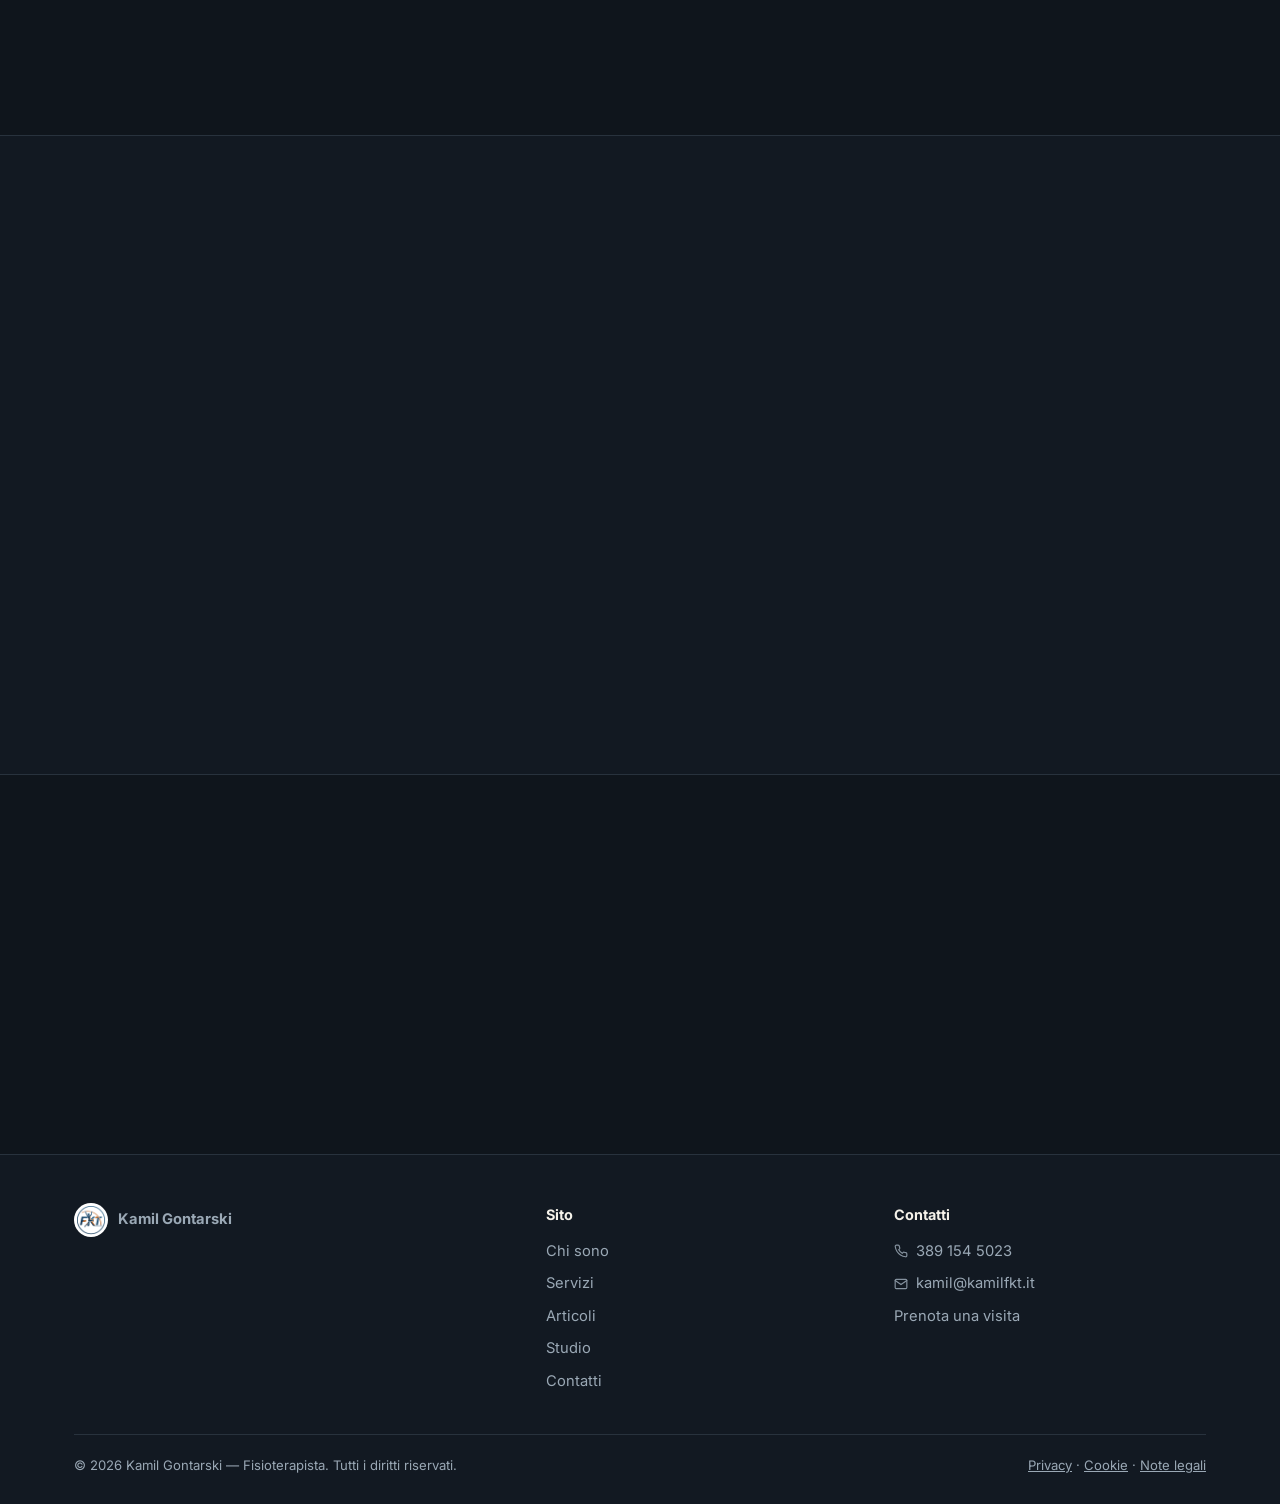
<file: servizi.html>
<!doctype html>
<html lang="it">
<head>
<meta charset="UTF-8">
<meta name="viewport" content="width=device-width, initial-scale=1">
<title>Servizi — Kamil Gontarski Fisioterapista</title>
<meta name="description" content="Fisioterapia sportiva, riabilitazione pre e post-operatoria, fisioterapia domiciliare. Percorsi personalizzati con Kamil Gontarski.">
<link rel="icon" href="img/logo.png">
<link rel="preconnect" href="https://fonts.googleapis.com">
<link rel="preconnect" href="https://fonts.gstatic.com" crossorigin>
<link href="https://fonts.googleapis.com/css2?family=Fraunces:opsz,wght@9..144,400;9..144,500;9..144,600&family=Inter:wght@400;500;600;700&display=swap" rel="stylesheet">
<link rel="stylesheet" href="style.css">
<noscript><style>.sectionHead,.card,.ctaBand{opacity:1!important;transform:none!important;}</style></noscript>
</head>
<body>

<header class="site">
  <div class="headerInner">
    <a class="brand" href="index.html">
      <img src="img/logo.png" alt="Logo Kamil Gontarski Fisioterapista">
      <span><span class="bname">Kamil Gontarski</span><span class="brole">Fisioterapia sportiva e muscolo-scheletrica</span></span>
    </a>
    <button class="menuToggle" aria-label="Apri menu">
      <svg viewBox="0 0 24 24" fill="none" stroke="currentColor" stroke-width="2" stroke-linecap="round"><line x1="3" y1="6" x2="21" y2="6"/><line x1="3" y1="12" x2="21" y2="12"/><line x1="3" y1="18" x2="21" y2="18"/></svg>
    </button>
    <nav class="mainNav">
      <a href="index.html">Home</a>
      <a href="chi-sono.html">Chi sono</a>
      <a href="servizi.html" class="active">Servizi</a>
      <a href="articoli.html">Articoli</a>
      <a href="studio.html">Studio</a>
      <a href="contatti.html">Contatti</a>
      <span class="navCta"><a class="btn btn-light" href="prenota.html">Prenota la visita</a></span>
    </nav>
  </div>
</header>

<main>
  <section class="pageHero">
    <div class="wrap">
      <span class="kicker">Servizi</span>
      <h1>Come posso aiutarti</h1>
      <p class="lead">Ogni percorso parte da una valutazione approfondita: non propongo protocolli standard, ma piani di trattamento costruiti sulla tua condizione specifica.</p>
    </div>
  </section>

  <section>
    <div class="wrap">
      <div class="sectionHead">
        <span class="kicker">Aree trattate più di frequente</span>
        <h2>Alcune tra le condizioni più seguite</h2>
        <p>Elenco indicativo e non esaustivo — ogni percorso viene definito dopo la valutazione, in base alla tua situazione specifica.</p>
      </div>
      <div class="asymGrid">
        <div class="card featCard photoCard">
          <img src="img/card-return-to-sport.jpg" alt="Velocista ai blocchi di partenza con testimone, pronto allo scatto" class="cardPhoto" style="object-position:38% center;">
          <div class="icon"><svg viewBox="0 0 24 24" fill="none" stroke="currentColor" stroke-width="2" stroke-linecap="round" stroke-linejoin="round"><path d="M13 2 3 14h9l-1 8 10-12h-9l1-8Z"/></svg></div>
          <h3>Return to Sport</h3>
          <p>Dalla fase acuta del trauma al rientro in campo o in pista: percorsi progressivi con test funzionali specifici per il tuo sport, per tornare a giocare con sicurezza.</p>
        </div>
        <div class="col">
          <div class="card miniCard photoCard">
            <img src="img/card-arto-superiore.jpg" alt="Dolore al gomito durante il gioco del tennis (epicondilite)" class="cardPhoto" style="object-position:0% center;">
            <div class="icon"><svg viewBox="0 0 24 24" fill="none" stroke="currentColor" stroke-width="2" stroke-linecap="round" stroke-linejoin="round"><path d="M5 19 12 12 9 5"/><circle cx="12" cy="12" r="1.6"/></svg></div>
            <h3>Arto superiore</h3>
            <p>Spalla, gomito, polso e mano — instabilità, conflitto subacromiale, tendinopatie, riabilitazione pre e post-operatoria.</p>
          </div>
          <div class="card miniCard photoCard">
            <img src="img/card-arto-inferiore.jpg" alt="Dolore muscolare agli ischiocrurali durante la corsa" class="cardPhoto" style="object-position:20% center;">
            <div class="icon"><svg viewBox="0 0 24 24" fill="none" stroke="currentColor" stroke-width="2" stroke-linecap="round" stroke-linejoin="round"><path d="M9 4 13 12 10 20"/><circle cx="13" cy="12" r="1.6"/></svg></div>
            <h3>Arto inferiore</h3>
            <p>Anca, ginocchio, caviglia e piede — lesioni legamentose (es. LCA), tendinopatie, distorsioni, infortuni muscolari, riabilitazione post-protesi.</p>
          </div>
        </div>
      </div>
      <div class="notice">
        I contenuti di questa pagina hanno scopo puramente informativo e non sostituiscono una valutazione fisioterapica di persona. Nessun risultato di guarigione può essere garantito a priori.
      </div>
    </div>
  </section>

  <section style="padding:32px 0;">
    <div class="wrap">
      <div class="card" style="display:flex; align-items:center; gap:20px; flex-wrap:wrap;">
        <div class="icon" style="margin-bottom:0;"><svg viewBox="0 0 24 24" fill="none" stroke="currentColor" stroke-width="2" stroke-linecap="round" stroke-linejoin="round"><path d="M12 3a9 9 0 0 0-7.79 13.5L3 21l4.5-1.21A9 9 0 1 0 12 3Z"/><g transform="translate(12 12) scale(0.5) translate(-12 -12)"><path d="M22 16.92v3a2 2 0 0 1-2.18 2 19.79 19.79 0 0 1-8.63-3.07 19.5 19.5 0 0 1-6-6 19.79 19.79 0 0 1-3.07-8.67A2 2 0 0 1 4.11 2h3a2 2 0 0 1 2 1.72c.13.96.36 1.9.7 2.81a2 2 0 0 1-.45 2.11L8.09 9.91a16 16 0 0 0 6 6l1.27-1.27a2 2 0 0 1 2.11-.45c.91.34 1.85.57 2.81.7A2 2 0 0 1 22 16.92Z"/></g></svg></div>
        <div style="flex:1; min-width:220px;">
          <h3 style="margin:0 0 4px;">Non sai se posso aiutarti?</h3>
          <p style="margin:0; color:var(--sub); font-size:.96rem;">Scrivimi su WhatsApp: due righe per capire se e come posso aiutarti.</p>
        </div>
        <a class="btn btn-outline" href="https://wa.me/393891545023?text=Ciao%20Kamil%2C%20ti%20scrivo%20dal%20sito.%20Vorrei%20un%20parere%20su%3A%20" target="_blank" rel="noopener">Scrivi su WhatsApp</a>
      </div>
    </div>
  </section>

  <section class="alt">
    <div class="wrap">
      <div class="grid grid-2">
        <div class="card">
          <div class="icon"><svg viewBox="0 0 24 24" fill="none" stroke="currentColor" stroke-width="2" stroke-linecap="round" stroke-linejoin="round"><path d="M13 2 3 14h9l-1 8 10-12h-9l1-8Z"/></svg></div>
          <h3>Fisioterapia sportiva</h3>
          <p>Gestione degli infortuni acuti e percorsi di ritorno alla pratica sportiva (return to sport). L'esercizio fisico è una fra le strategie che utilizzerò per accompagnare la tua ripresa dell'attività sportiva, che sia il rientro in campo o in pista.</p>
        </div>
        <div class="card">
          <div class="icon"><svg viewBox="0 0 24 24" fill="none" stroke="currentColor" stroke-width="2" stroke-linecap="round" stroke-linejoin="round"><path d="M6.5 6.5 17.5 17.5M12 3v3M12 18v3M3 12h3M18 12h3"/><circle cx="12" cy="12" r="4"/></svg></div>
          <h3>Riabilitazione pre e post-operatoria</h3>
          <p>Percorsi graduali prima e dopo interventi (es. ricostruzione LCA, protesi, riparazioni tendinee) o traumi, per recuperare in sicurezza forza, mobilità articolare e controllo del movimento.</p>
        </div>
        <div class="card">
          <div class="icon"><svg viewBox="0 0 24 24" fill="none" stroke="currentColor" stroke-width="2" stroke-linecap="round" stroke-linejoin="round"><path d="M3 11 12 4l9 7"/><path d="M5 10v10h14V10"/></svg></div>
          <h3>Fisioterapia domiciliare</h3>
          <p>Trattamento per chi ha difficoltà a spostarsi, mantenendo la stessa qualità di valutazione e trattamento di una seduta in studio.</p>
        </div>
        <div class="card">
          <div class="icon"><svg viewBox="0 0 24 24" fill="none" stroke="currentColor" stroke-width="2" stroke-linecap="round" stroke-linejoin="round"><path d="M12 21s-7-4.35-9.5-8.5C.5 8.5 3 5 6.5 5c2 0 3.4 1.1 4 2.2C11.1 6.1 12.5 5 14.5 5 18 5 20.5 8.5 21.5 12.5 19 16.65 12 21 12 21Z"/></svg></div>
          <h3>Terapia manuale e rieducazione funzionale</h3>
          <p>Tecniche manuali, esercizio, taping, bendaggio e rieducazione del gesto motorio, per un recupero che non si limita a far passare il dolore ma che restituisce funzione.</p>
        </div>
      </div>
    </div>
  </section>

  <section>
    <div class="wrap">
      <div class="ctaBand">
        <div>
          <h2>Non sai se posso aiutarti?</h2>
          <p>Scrivimi per un confronto informale, oppure prenota direttamente una prima visita.</p>
        </div>
        <a class="btn btn-light" href="prenota.html">Prenota la tua visita</a>
      </div>
    </div>
  </section>
</main>

<footer class="site">
  <div class="wrap">
    <div class="footGrid">
      <div>
        <div class="footBrand">
          <img src="img/logo.png" alt="Logo">
          <strong>Kamil Gontarski</strong>
        </div>
      </div>
      <div>
        <h4>Sito</h4>
        <a href="chi-sono.html">Chi sono</a>
        <a href="servizi.html">Servizi</a>
        <a href="articoli.html">Articoli</a>
        <a href="studio.html">Studio</a>
        <a href="contatti.html">Contatti</a>
      </div>
      <div>
        <h4>Contatti</h4>
        <a href="tel:+393891545023"><svg viewBox="0 0 24 24" width="14" height="14" fill="none" stroke="currentColor" stroke-width="2" stroke-linecap="round" stroke-linejoin="round"><path d="M22 16.92v3a2 2 0 0 1-2.18 2 19.79 19.79 0 0 1-8.63-3.07 19.5 19.5 0 0 1-6-6 19.79 19.79 0 0 1-3.07-8.67A2 2 0 0 1 4.11 2h3a2 2 0 0 1 2 1.72c.13.96.36 1.9.7 2.81a2 2 0 0 1-.45 2.11L8.09 9.91a16 16 0 0 0 6 6l1.27-1.27a2 2 0 0 1 2.11-.45c.91.34 1.85.57 2.81.7A2 2 0 0 1 22 16.92Z"/></svg>389 154 5023</a>
        <a href="mailto:kamil@kamilfkt.it"><svg viewBox="0 0 24 24" width="14" height="14" fill="none" stroke="currentColor" stroke-width="2" stroke-linecap="round" stroke-linejoin="round"><rect x="2" y="4" width="20" height="16" rx="2"/><path d="m22 6-10 7L2 6"/></svg>kamil@kamilfkt.it</a>
        <a href="prenota.html">Prenota una visita</a>
      </div>
    </div>
    <div class="footBottom">
      <span>© <span id="y"></span> Kamil Gontarski — Fisioterapista. Tutti i diritti riservati.</span>
      <span><a href="privacy.html">Privacy</a> · <a href="cookie.html">Cookie</a> · <a href="note-legali.html">Note legali</a></span>
    </div>
  </div>
</footer>

<a class="waFab" href="https://wa.me/393891545023?text=Ciao%20Kamil%2C%20ti%20scrivo%20dal%20sito.%20Vorrei%20un%20parere%20su%3A%20" target="_blank" rel="noopener" aria-label="Scrivimi su WhatsApp"><svg viewBox="0 0 24 24" fill="none" stroke="currentColor" stroke-width="2" stroke-linecap="round" stroke-linejoin="round"><path d="M12 3a9 9 0 0 0-7.79 13.5L3 21l4.5-1.21A9 9 0 1 0 12 3Z"/><g transform="translate(12 12) scale(0.5) translate(-12 -12)"><path d="M22 16.92v3a2 2 0 0 1-2.18 2 19.79 19.79 0 0 1-8.63-3.07 19.5 19.5 0 0 1-6-6 19.79 19.79 0 0 1-3.07-8.67A2 2 0 0 1 4.11 2h3a2 2 0 0 1 2 1.72c.13.96.36 1.9.7 2.81a2 2 0 0 1-.45 2.11L8.09 9.91a16 16 0 0 0 6 6l1.27-1.27a2 2 0 0 1 2.11-.45c.91.34 1.85.57 2.81.7A2 2 0 0 1 22 16.92Z"/></g></svg></a>

<script src="nav.js"></script>
<script src="reveal.js"></script>
<script>document.getElementById('y').textContent = new Date().getFullYear();</script>
</body>
</html>
</file>
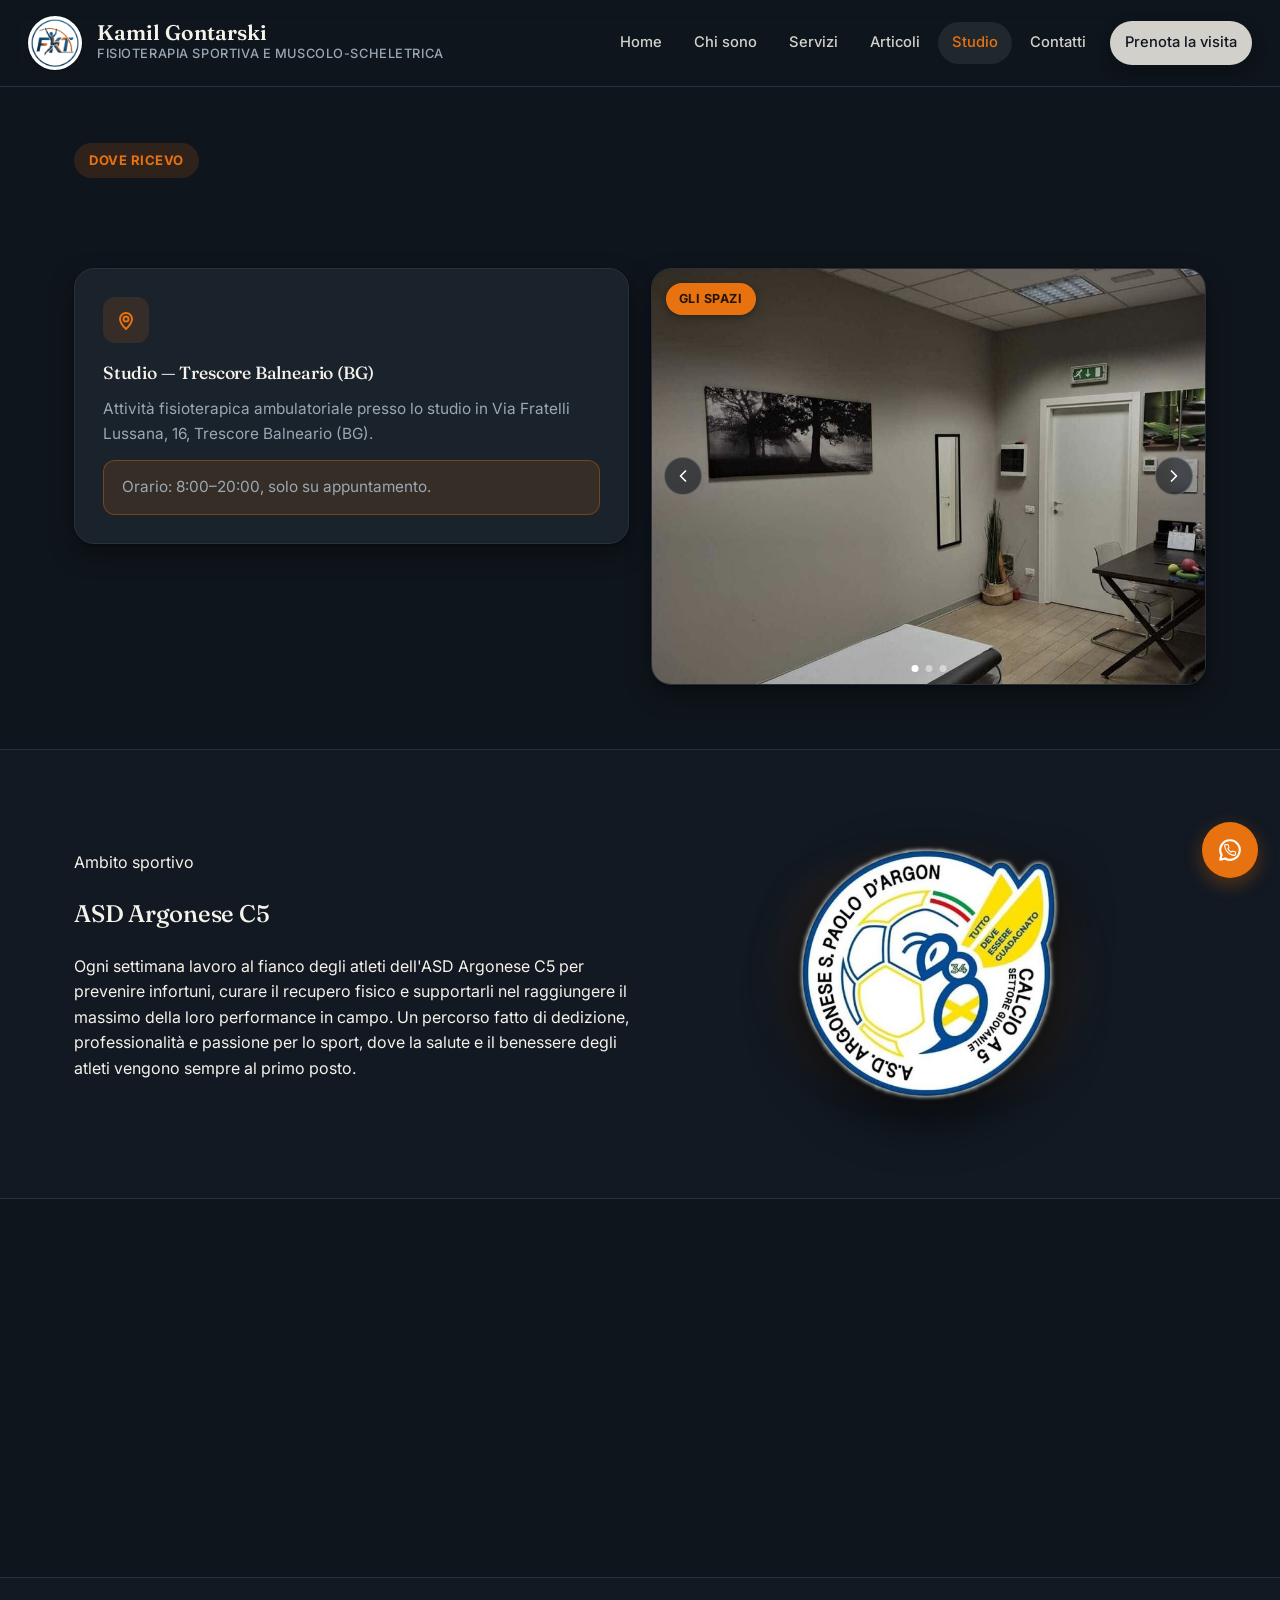
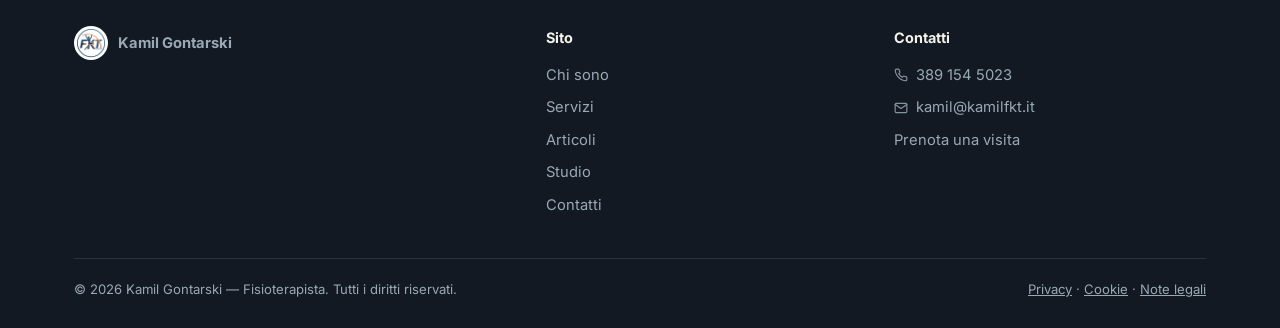
<file: studio.html>
<!doctype html>
<html lang="it">
<head>
<meta charset="UTF-8">
<meta name="viewport" content="width=device-width, initial-scale=1">
<title>Studio — Kamil Gontarski Fisioterapista</title>
<meta name="description" content="Lo studio di Kamil Gontarski, fisioterapista, a Trescore Balneario (BG): ambulatorio, orari e spazi dedicati alla valutazione e al trattamento.">
<link rel="icon" href="img/logo.png">
<link rel="preconnect" href="https://fonts.googleapis.com">
<link rel="preconnect" href="https://fonts.gstatic.com" crossorigin>
<link href="https://fonts.googleapis.com/css2?family=Fraunces:opsz,wght@9..144,400;9..144,500;9..144,600&family=Inter:wght@400;500;600;700&display=swap" rel="stylesheet">
<link rel="stylesheet" href="style.css">
<noscript><style>.sectionHead,.card,.ctaBand{opacity:1!important;transform:none!important;}</style></noscript>
</head>
<body>

<header class="site">
  <div class="headerInner">
    <a class="brand" href="index.html">
      <img src="img/logo.png" alt="Logo Kamil Gontarski Fisioterapista">
      <span><span class="bname">Kamil Gontarski</span><span class="brole">Fisioterapia sportiva e muscolo-scheletrica</span></span>
    </a>
    <button class="menuToggle" aria-label="Apri menu">
      <svg viewBox="0 0 24 24" fill="none" stroke="currentColor" stroke-width="2" stroke-linecap="round"><line x1="3" y1="6" x2="21" y2="6"/><line x1="3" y1="12" x2="21" y2="12"/><line x1="3" y1="18" x2="21" y2="18"/></svg>
    </button>
    <nav class="mainNav">
      <a href="index.html">Home</a>
      <a href="chi-sono.html">Chi sono</a>
      <a href="servizi.html">Servizi</a>
      <a href="articoli.html">Articoli</a>
      <a href="studio.html" class="active">Studio</a>
      <a href="contatti.html">Contatti</a>
      <span class="navCta"><a class="btn btn-light" href="prenota.html">Prenota la visita</a></span>
    </nav>
  </div>
</header>

<main>
  <section class="pageHero">
    <div class="wrap">
      <span class="kicker">Dove ricevo</span>
    </div>
  </section>

  <section>
    <div class="wrap">
      <div class="grid grid-2" style="align-items:start;">
        <div class="card">
          <div class="icon"><svg viewBox="0 0 24 24" fill="none" stroke="currentColor" stroke-width="2" stroke-linecap="round" stroke-linejoin="round"><path d="M12 21s-6-5.686-6-10a6 6 0 1 1 12 0c0 4.314-6 10-6 10Z"/><circle cx="12" cy="11" r="2.5"/></svg></div>
          <h3>Studio — Trescore Balneario (BG)</h3>
          <p>Attività fisioterapica ambulatoriale presso lo studio in Via Fratelli Lussana, 16, Trescore Balneario (BG).</p>
          <p class="notice" style="margin-top:14px;">Orario: 8:00–20:00, solo su appuntamento.</p>
        </div>
        <div class="carousel">
          <span class="carouselLabel">Gli spazi</span>
          <div class="carouselTrack">
            <img src="img/spazi-1.jpg" alt="Sala trattamento dello studio, vista d'insieme" class="carouselSlide">
            <img src="img/spazi-2.jpg" alt="Sala trattamento con paravento" class="carouselSlide">
            <img src="img/spazi-3.jpg" alt="Kamil Gontarski durante una valutazione funzionale del ginocchio" class="carouselSlide" style="object-position:15% center;">
          </div>
          <button type="button" class="carouselBtn prev" aria-label="Foto precedente">
            <svg viewBox="0 0 24 24" fill="none" stroke="currentColor" stroke-width="2" stroke-linecap="round" stroke-linejoin="round"><path d="m15 18-6-6 6-6"/></svg>
          </button>
          <button type="button" class="carouselBtn next" aria-label="Foto successiva">
            <svg viewBox="0 0 24 24" fill="none" stroke="currentColor" stroke-width="2" stroke-linecap="round" stroke-linejoin="round"><path d="m9 18 6-6-6-6"/></svg>
          </button>
          <div class="carouselDots"></div>
        </div>
      </div>
    </div>
  </section>

  <section class="alt">
    <div class="wrap">
      <div class="grid grid-2" style="align-items:center;">
        <div>
          <span class="kicker">Ambito sportivo</span>
          <h2>ASD Argonese C5</h2>
          <p>Ogni settimana lavoro al fianco degli atleti dell'ASD Argonese C5 per prevenire infortuni, curare il recupero fisico e supportarli nel raggiungere il massimo della loro performance in campo. Un percorso fatto di dedizione, professionalità e passione per lo sport, dove la salute e il benessere degli atleti vengono sempre al primo posto.</p>
        </div>
        <div class="argoneseLogoWrap">
          <img src="img/asd-argonese-logo.png" alt="Stemma ASD Argonese San Paolo D'Argon, Calcio a 5" class="argoneseLogo">
        </div>
      </div>
    </div>
  </section>

  <section>
    <div class="wrap">
      <div class="ctaBand">
        <div>
          <h2>Non sai se posso aiutarti?</h2>
          <p>Ti aspetto in studio a Trescore Balneario: scegli data e orario più comodi per te.</p>
        </div>
        <a class="btn btn-light" href="prenota.html">Prenota la tua visita</a>
      </div>
    </div>
  </section>
</main>

<footer class="site">
  <div class="wrap">
    <div class="footGrid">
      <div>
        <div class="footBrand">
          <img src="img/logo.png" alt="Logo">
          <strong>Kamil Gontarski</strong>
        </div>
      </div>
      <div>
        <h4>Sito</h4>
        <a href="chi-sono.html">Chi sono</a>
        <a href="servizi.html">Servizi</a>
        <a href="articoli.html">Articoli</a>
        <a href="studio.html">Studio</a>
        <a href="contatti.html">Contatti</a>
      </div>
      <div>
        <h4>Contatti</h4>
        <a href="tel:+393891545023"><svg viewBox="0 0 24 24" width="14" height="14" fill="none" stroke="currentColor" stroke-width="2" stroke-linecap="round" stroke-linejoin="round"><path d="M22 16.92v3a2 2 0 0 1-2.18 2 19.79 19.79 0 0 1-8.63-3.07 19.5 19.5 0 0 1-6-6 19.79 19.79 0 0 1-3.07-8.67A2 2 0 0 1 4.11 2h3a2 2 0 0 1 2 1.72c.13.96.36 1.9.7 2.81a2 2 0 0 1-.45 2.11L8.09 9.91a16 16 0 0 0 6 6l1.27-1.27a2 2 0 0 1 2.11-.45c.91.34 1.85.57 2.81.7A2 2 0 0 1 22 16.92Z"/></svg>389 154 5023</a>
        <a href="mailto:kamil@kamilfkt.it"><svg viewBox="0 0 24 24" width="14" height="14" fill="none" stroke="currentColor" stroke-width="2" stroke-linecap="round" stroke-linejoin="round"><rect x="2" y="4" width="20" height="16" rx="2"/><path d="m22 6-10 7L2 6"/></svg>kamil@kamilfkt.it</a>
        <a href="prenota.html">Prenota una visita</a>
      </div>
    </div>
    <div class="footBottom">
      <span>© <span id="y"></span> Kamil Gontarski — Fisioterapista. Tutti i diritti riservati.</span>
      <span><a href="privacy.html">Privacy</a> · <a href="cookie.html">Cookie</a> · <a href="note-legali.html">Note legali</a></span>
    </div>
  </div>
</footer>

<a class="waFab" href="https://wa.me/393891545023?text=Ciao%20Kamil%2C%20ti%20scrivo%20dal%20sito.%20Vorrei%20un%20parere%20su%3A%20" target="_blank" rel="noopener" aria-label="Scrivimi su WhatsApp"><svg viewBox="0 0 24 24" fill="none" stroke="currentColor" stroke-width="2" stroke-linecap="round" stroke-linejoin="round"><path d="M12 3a9 9 0 0 0-7.79 13.5L3 21l4.5-1.21A9 9 0 1 0 12 3Z"/><g transform="translate(12 12) scale(0.5) translate(-12 -12)"><path d="M22 16.92v3a2 2 0 0 1-2.18 2 19.79 19.79 0 0 1-8.63-3.07 19.5 19.5 0 0 1-6-6 19.79 19.79 0 0 1-3.07-8.67A2 2 0 0 1 4.11 2h3a2 2 0 0 1 2 1.72c.13.96.36 1.9.7 2.81a2 2 0 0 1-.45 2.11L8.09 9.91a16 16 0 0 0 6 6l1.27-1.27a2 2 0 0 1 2.11-.45c.91.34 1.85.57 2.81.7A2 2 0 0 1 22 16.92Z"/></g></svg></a>

<script src="nav.js"></script>
<script src="reveal.js"></script>
<script src="carousel.js"></script>
<script>document.getElementById('y').textContent = new Date().getFullYear();</script>
</body>
</html>
</file>
<file: style.css>
/* ============================================================
   Kamil Gontarski — Fisioterapista — design system condiviso
   Tema scuro fisso (nessun toggle chiaro/scuro), ispirato a
   cliniche fisioterapiche premium: hero split-screen, pillole CTA.
   ============================================================ */

:root{
  --bg:#0f151c; --bg-soft:#121922; --card:#1a222c; --card-2:#1f2932;
  --ink:#f5f2ea; --sub:#9aa8b5; --line:#28323d;
  --accent2:#e8720f; --accent2-light:rgba(232,114,15,.14);
  --accent:#7fb0e0; --accent-light:rgba(127,176,224,.12);
  --cream:#f5f2ea;
  --shadow-1: 0 1px 2px rgba(0,0,0,.35), 0 10px 24px rgba(0,0,0,.35);
  --shadow-1-hover: 0 2px 4px rgba(0,0,0,.4), 0 16px 34px rgba(0,0,0,.42);
  --radius: 20px;
  --maxw: 1180px;
  --font-display:'Fraunces', ui-serif, Georgia, serif;
  --font-body:'Inter', -apple-system,"Segoe UI",Roboto,Arial,sans-serif;
}

*{box-sizing:border-box;}
html{scroll-behavior:smooth;}
body{
  margin:0; background:var(--bg); color:var(--ink);
  font-family:var(--font-body);
  line-height:1.6;
  -webkit-font-smoothing:antialiased;
}
h1,h2,h3{font-family:var(--font-display); font-weight:500; letter-spacing:-.01em;}
img{max-width:100%; display:block;}
a{color:inherit;}
.wrap{max-width:var(--maxw); margin:0 auto; padding:0 24px;}

/* ---------- header / nav ---------- */
header.site{
  position:sticky; top:0; z-index:50; background:rgba(15,21,28,.86);
  backdrop-filter:blur(10px); -webkit-backdrop-filter:blur(10px);
  border-bottom:1px solid var(--line);
}
.headerInner{
  display:flex; align-items:center; justify-content:space-between;
  gap:20px; padding:16px 28px; max-width:1600px; margin:0 auto;
}
.brand{display:flex; align-items:center; gap:15px; text-decoration:none; color:var(--ink); flex-shrink:0;}
.brand img{width:54px; height:54px; border-radius:50%; background:#fff; box-shadow:0 1px 2px rgba(0,0,0,.3); padding:2px; flex-shrink:0;}
.brand .bname{display:block; font-family:var(--font-display); font-weight:600; font-size:1.32rem; letter-spacing:0; text-transform:none; white-space:nowrap; line-height:1.05;}
.brand .brole{display:block; font-weight:500; font-size:.8rem; color:var(--sub); letter-spacing:.045em; text-transform:uppercase; margin-top:1px; white-space:nowrap;}

nav.mainNav{display:flex; align-items:center; gap:4px;}
nav.mainNav a{
  padding:9px 14px; border-radius:999px; text-decoration:none; color:var(--ink);
  font-size:.92rem; font-weight:500; white-space:nowrap; opacity:.85;
}
nav.mainNav a:hover{background:rgba(255,255,255,.06); opacity:1;}
nav.mainNav a.active{background:rgba(255,255,255,.08); opacity:1; color:var(--accent2);}

.btn{
  display:inline-flex; align-items:center; justify-content:center; gap:8px;
  padding:13px 24px; border-radius:999px; font-weight:700; font-size:.95rem;
  text-decoration:none; border:1px solid transparent; cursor:pointer;
  transition:transform .12s ease, box-shadow .15s ease, filter .15s ease, background .15s ease;
}
.btn:active{transform:scale(.97);}
.btn.btn-light{background:var(--cream); color:#12181f; box-shadow:0 6px 18px rgba(0,0,0,.28);}
.btn.btn-light:hover{filter:brightness(.96); box-shadow:0 8px 22px rgba(0,0,0,.34);}
.btn.btn-primary{background:var(--accent2); color:#fff; box-shadow:0 6px 18px rgba(232,114,15,.28);}
.btn.btn-primary:hover{filter:brightness(1.06);}
.btn.btn-outline{background:transparent; border-color:rgba(255,255,255,.22); color:var(--ink);}
.btn.btn-outline:hover{border-color:rgba(255,255,255,.5); background:rgba(255,255,255,.05);}

.navCta{margin-left:6px;}
.menuToggle{display:none; background:none; border:1px solid var(--line); border-radius:10px; width:42px; height:42px; align-items:center; justify-content:center; cursor:pointer; color:var(--ink);}

@media (max-width: 1120px){
  /* backdrop-filter sull'header crea un "containing block" per gli elementi
     position:fixed al suo interno: senza toglierlo qui, il menu a tendina
     (anch'esso fixed) si calcola relativo alla striscia header invece che
     al viewport, e resta schiacciato a pochi px di altezza invece di aprirsi. */
  header.site{backdrop-filter:none; -webkit-backdrop-filter:none;}
  nav.mainNav{
    position:fixed; inset:64px 0 0 0; background:var(--bg); flex-direction:column;
    align-items:stretch; padding:12px 24px; gap:4px; transform:translateY(-110%);
    transition:transform .2s ease; border-bottom:1px solid var(--line); overflow-y:auto;
  }
  nav.mainNav.open{transform:translateY(0);}
  nav.mainNav a{padding:14px 10px; font-size:1.05rem; border-bottom:1px solid var(--line); border-radius:0;}
  .navCta{margin:10px 0 0; width:100%;}
  .navCta .btn{width:100%;}
  .menuToggle{display:flex;}
}

@media (max-width: 520px){
  .headerInner{padding:14px 18px;}
  .brand{gap:10px;}
  .brand img{width:42px; height:42px;}
  .brand .bname{font-size:1.02rem;}
  .brand .brole{white-space:normal; max-width:160px; font-size:.6rem; letter-spacing:.03em; line-height:1.3;}
}

/* ---------- hero (home) — split screen ---------- */
.hero{background:var(--bg);}
.heroSplit{display:grid; grid-template-columns:minmax(320px,560px) 1fr; align-items:stretch; min-height:620px;}
@media (max-width:960px){.heroSplit{grid-template-columns:1fr; min-height:0;}}

.heroLeft{display:flex; flex-direction:column; justify-content:center; gap:22px; padding:80px clamp(24px,6vw,90px) 64px;}
.heroLeft .kicker{
  display:inline-block; background:var(--accent2-light); color:var(--accent2);
  font-weight:700; font-size:.8rem; padding:7px 15px; border-radius:999px; width:max-content;
  text-transform:uppercase; letter-spacing:.04em;
}
.heroLeft h1{
  font-size:clamp(2.1rem, 3.6vw, 2.9rem); line-height:1.16; margin:0;
}
.heroLeft p.lead{font-size:1.12rem; color:var(--sub); max-width:480px; margin:0;}
.heroActions{display:flex; flex-wrap:wrap; gap:14px;}

.heroRight{position:relative; overflow:hidden; min-height:340px; background:var(--card);}
.heroRight::before{
  content:""; position:absolute; top:-20%; right:-15%; width:60%; height:60%; border-radius:50%;
  background:radial-gradient(circle, rgba(232,114,15,.35), transparent 70%); filter:blur(10px); z-index:1;
}
.heroRight .imgPlaceholder{
  position:absolute; inset:0; width:100%; height:100%; border-radius:0; border:none;
  aspect-ratio:auto; z-index:0;
}
.imgPlaceholder picture{display:block; width:100%; height:100%;}
/* "cover": riempie sempre il riquadro senza bordi vuoti, su qualunque
   larghezza. La foto attuale è già molto larga (rapporto ~2:1) quindi il
   ritaglio necessario resta minimo — vedi object-position per tenere il
   volto in alto ben visibile anche quando serve ritagliare l'altezza. */
.heroPhoto{width:100%; height:100%; object-fit:cover; object-position:center 25%; display:block;}
@media (max-width:960px){.heroRight{min-height:320px;}}

.imgPlaceholder{
  position:relative; aspect-ratio:4/5; border-radius:var(--radius); background:linear-gradient(160deg, var(--card-2), var(--bg-soft));
  display:flex; align-items:center; justify-content:center; color:var(--sub); font-size:.85rem;
  text-align:center; padding:24px; border:1px dashed var(--line); overflow:hidden;
}
.imgPlaceholder.wide{aspect-ratio:16/9;}

.card.mapCard{padding:0; overflow:hidden;}
.card.mapCard iframe{display:block; width:100%; aspect-ratio:16/9; border:0;}
.mapCaption{margin:14px 0 0; font-size:.88rem; color:var(--sub); text-align:center;}
.mapCaption a{color:var(--accent2);}

.contactTop{align-items:stretch;}
.miniCardStack{display:flex; flex-direction:column; gap:14px; justify-content:center;}
.card.miniInfoCard{
  display:flex; align-items:center; gap:16px; padding:14px 20px; text-decoration:none; color:var(--ink);
}
.card.miniInfoCard .icon{width:40px; height:40px; border-radius:10px; margin-bottom:0; flex-shrink:0;}
.card.miniInfoCard .icon svg{width:20px; height:20px;}
.card.miniInfoCard span{font-weight:600; font-size:.98rem;}

.argoneseLogoWrap{position:relative; display:flex; align-items:center; justify-content:center; padding:20px;}
.argoneseLogoWrap::before{
  content:""; position:absolute; top:50%; left:50%; width:75%; height:75%; border-radius:50%;
  transform:translate(-50%,-50%); background:radial-gradient(circle, rgba(232,114,15,.32), transparent 70%);
  filter:blur(14px); z-index:0;
}
.argoneseLogo{
  position:relative; z-index:1; width:100%; max-width:280px; height:auto; display:block;
  filter:drop-shadow(0 18px 26px rgba(0,0,0,.55)) drop-shadow(0 2px 6px rgba(0,0,0,.4));
}
@media (max-width:860px){.argoneseLogo{max-width:220px;}}
.imgPlaceholder::after{
  content:""; position:absolute; inset:0; pointer-events:none; z-index:1;
  background:linear-gradient(180deg, transparent 55%, var(--bg) 100%);
}

/* ---------- sections ---------- */
section{padding:64px 0;}
section.alt{background:var(--bg-soft); border-top:1px solid var(--line); border-bottom:1px solid var(--line);}
.sectionHead{max-width:640px; margin:0 0 40px;}
.sectionHead .kicker{color:var(--accent2); font-weight:700; font-size:.82rem; text-transform:uppercase; letter-spacing:.06em; display:block; margin-bottom:10px;}
.sectionHead h2{font-size:clamp(1.6rem,2.6vw,2.2rem); margin:0 0 12px; letter-spacing:-.01em;}
.sectionHead p{color:var(--sub); margin:0; font-size:1.05rem;}

.grid{display:grid; gap:22px;}
.grid-3{grid-template-columns:repeat(3,1fr);}
.grid-2{grid-template-columns:repeat(2,1fr);}
@media (max-width:860px){.grid-3{grid-template-columns:1fr 1fr;} .grid-2{grid-template-columns:1fr;}}
@media (max-width:600px){.grid-3{grid-template-columns:1fr;}}

.indexList{display:flex; flex-direction:column; border-top:1px solid var(--line);}
.indexRow{
  display:flex; align-items:center; gap:26px; padding:26px 6px;
  border-bottom:1px solid var(--line); text-decoration:none; color:var(--ink);
  transition:padding-left .25s ease, background-color .25s ease;
}
.indexRow:hover{padding-left:18px; background:var(--card-2);}
.indexIcon{
  width:44px; height:44px; border-radius:12px; background:var(--accent2-light); color:var(--accent2);
  display:flex; align-items:center; justify-content:center; flex-shrink:0;
}
.indexIcon svg{width:22px; height:22px;}
.indexTitle{font-family:var(--font-display); font-size:clamp(1.25rem,2.4vw,1.65rem); font-weight:500; flex:0 0 auto; min-width:150px;}
.indexDesc{color:var(--sub); font-size:.95rem; flex:1;}
.indexArrow{font-size:1.3rem; color:var(--accent2); flex-shrink:0; transition:transform .25s ease;}
.indexRow:hover .indexArrow{transform:translateX(8px);}
@media (max-width:700px){
  .indexRow{flex-wrap:wrap; row-gap:6px; column-gap:16px; padding:20px 4px;}
  .indexDesc{flex-basis:100%; order:3; padding-left:60px;}
}

.carousel{position:relative; border-radius:var(--radius); overflow:hidden; box-shadow:var(--shadow-1); border:1px solid var(--line);}
.carouselLabel{
  position:absolute; top:14px; left:14px; z-index:3; background:var(--accent2); color:#241505;
  font-weight:700; font-size:.78rem; text-transform:uppercase; letter-spacing:.04em;
  padding:6px 13px; border-radius:999px; box-shadow:0 2px 8px rgba(0,0,0,.35);
}
.carouselTrack{display:flex; overflow-x:auto; scroll-snap-type:x mandatory; scroll-behavior:smooth; -webkit-overflow-scrolling:touch; scrollbar-width:none;}
.carouselTrack::-webkit-scrollbar{display:none;}
.carouselSlide{flex:0 0 100%; width:100%; aspect-ratio:4/3; object-fit:cover; scroll-snap-align:start; display:block;}
.carouselBtn{
  position:absolute; top:50%; transform:translateY(-50%); width:38px; height:38px; border-radius:50%;
  background:rgba(15,21,28,.6); color:#fff; border:1px solid rgba(255,255,255,.2);
  display:flex; align-items:center; justify-content:center; cursor:pointer;
  backdrop-filter:blur(4px); -webkit-backdrop-filter:blur(4px); padding:0;
}
.carouselBtn:hover{background:rgba(15,21,28,.8);}
.carouselBtn svg{width:20px; height:20px;}
.carouselBtn.prev{left:12px;}
.carouselBtn.next{right:12px;}
.carouselDots{position:absolute; bottom:12px; left:50%; transform:translateX(-50%); display:flex; gap:7px;}
.carouselDot{width:7px; height:7px; padding:0; border-radius:50%; background:rgba(255,255,255,.45); border:none; cursor:pointer;}
.carouselDot.active{background:#fff;}

.card{
  background:var(--card); border:1px solid var(--line); border-radius:var(--radius);
  padding:28px; box-shadow:var(--shadow-1); transition:box-shadow .15s ease, transform .15s ease, border-color .15s ease;
}
.card:hover{box-shadow:var(--shadow-1-hover); transform:translateY(-2px); border-color:rgba(255,255,255,.14);}
.card .icon{
  width:46px; height:46px; border-radius:12px; background:var(--accent2-light); color:var(--accent2);
  display:flex; align-items:center; justify-content:center; margin-bottom:16px;
}
.card .icon svg{width:24px; height:24px;}
.card h3{margin:0 0 10px; font-size:1.1rem;}
.card p{margin:0; color:var(--sub); font-size:.96rem;}

.ctaBand{
  background:linear-gradient(135deg, var(--card-2), var(--bg-soft)); border:1px solid var(--line);
  color:var(--ink); border-radius:28px; padding:52px; position:relative; overflow:hidden;
  display:flex; align-items:center; justify-content:space-between; gap:30px; flex-wrap:wrap;
}
.ctaBand::before{
  content:""; position:absolute; top:-30%; right:-10%; width:40%; height:140%; border-radius:50%;
  background:radial-gradient(circle, rgba(232,114,15,.16), transparent 70%);
}
.ctaBand h2{margin:0 0 10px; font-size:1.7rem; position:relative;}
.ctaBand p{margin:0; color:var(--sub); max-width:480px; position:relative;}
.ctaBand .btn{position:relative;}

.badge{display:inline-flex; align-items:center; gap:6px; background:var(--accent2-light); color:var(--accent2); font-size:.8rem; font-weight:700; padding:5px 12px; border-radius:999px;}

/* ---------- footer ---------- */
footer.site{border-top:1px solid var(--line); padding:48px 0 28px; margin-top:40px; color:var(--sub); font-size:.92rem; background:var(--bg-soft);}
.footGrid{display:grid; grid-template-columns:1.4fr 1fr 1fr; gap:36px; margin-bottom:32px;}
@media (max-width:760px){.footGrid{grid-template-columns:1fr;}}
.footGrid h4{color:var(--ink); font-size:.9rem; margin:0 0 14px;}
.footGrid a{display:flex; align-items:center; gap:8px; text-decoration:none; color:var(--sub); margin-bottom:9px;}
.footGrid a:hover{color:var(--accent2);}
.footGrid a svg{flex:none; opacity:.85;}
.footBottom{border-top:1px solid var(--line); padding-top:20px; display:flex; justify-content:space-between; flex-wrap:wrap; gap:12px; font-size:.82rem;}
.footBrand{display:flex; align-items:center; gap:10px; margin-bottom:14px;}
.footBrand img{width:34px; height:34px; border-radius:50%; background:#fff; padding:2px;}

.notice{
  background:var(--accent2-light); border:1px solid rgba(232,114,15,.35); border-radius:12px;
  padding:14px 18px; font-size:.88rem; color:var(--ink); margin:18px 0;
}

.pageHero{padding:56px 0 8px;}
.pageHero .kicker{display:inline-block; background:var(--accent2-light); color:var(--accent2); font-weight:700; font-size:.82rem; padding:7px 15px; border-radius:999px; margin-bottom:18px; text-transform:uppercase; letter-spacing:.04em;}
.pageHero h1{font-size:clamp(1.9rem,3.6vw,2.8rem); margin:0 0 14px;}
.pageHero p.lead{font-size:1.08rem; color:var(--sub); max-width:640px; margin:0;}

/* ---------- fascia numeri ---------- */
.statsBand{display:grid; grid-template-columns:repeat(3,1fr); background:var(--bg-soft); border-top:1px solid var(--line); border-bottom:1px solid var(--line);}
.statsBand .stat{padding:44px 24px; text-align:center; border-right:1px solid var(--line);}
.statsBand .stat:last-child{border-right:none;}
.statsBand .num{font-family:var(--font-display); font-weight:500; font-size:2.6rem; color:var(--accent2); line-height:1; font-variant-numeric:tabular-nums;}
.statsBand .lbl{color:var(--sub); font-size:.85rem; margin-top:8px;}

/* ---------- layout asimmetrico servizi ---------- */
.asymGrid{display:grid; grid-template-columns:1.3fr 1fr; gap:22px;}
.asymGrid .col{display:flex; flex-direction:column; gap:22px;}
.featCard{
  background:linear-gradient(160deg, var(--card-2), var(--card)); border-color:rgba(232,114,15,.25);
  padding:32px; display:flex; flex-direction:column; justify-content:flex-end; min-height:320px;
}
.featCard .icon{margin-bottom:auto;}
.featCard h3{font-size:1.3rem;}
.miniCard{flex:1; display:flex; flex-direction:column;}
.card.photoCard{position:relative; overflow:hidden;}
.card.photoCard .cardPhoto{position:absolute; inset:0; width:100%; height:100%; object-fit:cover; z-index:0;}
.card.photoCard::before{content:""; position:absolute; inset:0; background:linear-gradient(180deg, rgba(15,21,28,.18) 0%, rgba(15,21,28,.5) 45%, rgba(15,21,28,.88) 75%, rgba(15,21,28,.97) 100%); z-index:1;}
.card.photoCard .icon{position:relative; z-index:2; background:rgba(255,255,255,.16); color:#fff; backdrop-filter:blur(4px); -webkit-backdrop-filter:blur(4px);}
.card.photoCard h3, .card.photoCard p{position:relative; z-index:2; text-shadow:0 1px 3px rgba(0,0,0,.55);}
.card.photoCard p{color:rgba(245,242,234,.88);}
.miniCard.photoCard{min-height:380px;}
@media (max-width:860px){.asymGrid{grid-template-columns:1fr;}}

/* ---------- card recensione ---------- */
.reviewCard{
  background:linear-gradient(160deg, var(--card-2), var(--card));
  border:1px solid rgba(232,114,15,.28);
  position:relative; overflow:hidden;
}
.reviewCard::before{
  content:"\201C"; position:absolute; top:-6px; right:14px;
  font-family:var(--font-display); font-size:5.5rem; line-height:1;
  color:rgba(232,114,15,.14); pointer-events:none;
}
.reviewCard .stars{color:var(--accent2); font-size:1.05rem; letter-spacing:3px; margin-bottom:14px; position:relative;}
.reviewCard .quote{
  font-family:var(--font-display); font-style:italic; font-size:1.03rem;
  line-height:1.55; color:var(--ink); margin:0 0 18px; position:relative;
}
.reviewCard .who{color:var(--accent2); font-weight:700; font-size:.85rem; letter-spacing:.03em; position:relative;}

/* ---------- FAQ ---------- */
.faqItem{
  background:var(--card); border:1px solid var(--line); border-radius:14px;
  padding:18px 22px;
}
.faqItem summary{
  cursor:pointer; font-weight:600; list-style:none; display:flex;
  align-items:center; justify-content:space-between; gap:12px; color:var(--ink);
}
.faqItem summary::-webkit-details-marker{display:none;}
.faqItem summary::after{
  content:"+"; font-size:1.3rem; color:var(--accent2); flex:none; transition:transform .2s ease; line-height:1;
}
.faqItem[open] summary::after{transform:rotate(45deg);}
.faqItem p{margin:14px 0 0; color:var(--sub); font-size:.94rem;}

/* ---------- pulsante WhatsApp fisso ---------- */
.waFab{
  position:fixed; right:22px; bottom:22px; z-index:45;
  width:56px; height:56px; border-radius:50%;
  background:var(--accent2); color:#fff;
  display:flex; align-items:center; justify-content:center;
  box-shadow:0 6px 18px rgba(232,114,15,.35), 0 2px 6px rgba(0,0,0,.35);
  text-decoration:none; transition:transform .15s ease, box-shadow .15s ease;
}
.waFab:hover{transform:scale(1.06); box-shadow:0 8px 22px rgba(232,114,15,.42);}
.waFab svg{width:26px; height:26px;}
@media (max-width:520px){
  .waFab{right:16px; bottom:16px; width:50px; height:50px;}
  .waFab svg{width:23px; height:23px;}
}

.prose h2{margin-top:2.2em; color:var(--ink);}
.prose p{color:var(--ink); opacity:.82;}
.prose strong{color:var(--ink); opacity:1;}
.prose ul{color:var(--ink); opacity:.82;}

/* ---------- reveal on scroll ---------- */
.sectionHead, .card, .ctaBand{
  opacity:0; transform:translateY(22px);
  transition:opacity .5s ease, transform .5s ease;
}
.sectionHead.is-visible, .card.is-visible, .ctaBand.is-visible{
  opacity:1; transform:translateY(0);
}
@media (prefers-reduced-motion: reduce){
  .sectionHead, .card, .ctaBand{transition:none; opacity:1; transform:none;}
}

/* ============================================================
   Compattazione mobile — su schermi stretti il sito impilava
   tutte le sezioni con gli stessi spazi larghi del desktop,
   risultando in pagine lunghissime (es. home: oltre 8000px).
   Qui si riducono padding/altezze e le recensioni diventano
   un carosello orizzontale invece di 5 card impilate.
   ============================================================ */
@media (max-width: 640px){
  section{padding:36px 0;}
  .pageHero{padding:32px 0 4px;}
  .sectionHead{margin-bottom:24px;}
  .card{padding:20px;}

  /* hero: la foto diventa sfondo a piena pagina dietro a titolo e pulsanti,
     invece di stare impilata sotto come blocco separato. Altezza ridotta
     (era 600px) perché con una foto vera orizzontale un riquadro troppo alto
     costringe "cover" a ritagliare via troppa larghezza (rischio perdere
     paziente/gamba ai lati) — più è bassa, meno serve ritagliare. */
  .heroSplit{display:block; position:relative; min-height:400px; overflow:hidden;}
  .heroRight{position:absolute; inset:0; z-index:0; min-height:0; height:100%;}
  .heroRight::before{display:none;}
  .heroRight .imgPlaceholder::after{
    background:linear-gradient(180deg, rgba(15,21,28,.3) 0%, rgba(15,21,28,.6) 45%, var(--bg) 94%);
  }
  .heroPhoto{object-fit:cover; object-position:58% center;}
  .heroLeft{
    position:relative; z-index:3; justify-content:flex-end;
    min-height:400px; padding:24px 24px 40px;
  }

  .statsBand .stat{padding:18px 8px;}
  .statsBand .num{font-size:1.5rem;}
  .statsBand .lbl{font-size:.68rem; margin-top:4px; line-height:1.25;}

  .asymGrid{gap:14px;}
  .asymGrid .col{gap:14px;}
  .featCard{min-height:0; padding:22px;}
  .featCard .icon{margin-bottom:16px;}

  .ctaBand{padding:28px 22px;}
  .ctaBand h2{font-size:1.4rem;}

  footer.site{padding:36px 0 22px;}
  .footGrid{gap:26px; margin-bottom:24px;}
}

@media (max-width: 640px){
  .reviewsGrid{
    display:flex; grid-template-columns:none; overflow-x:auto; overflow-y:hidden; scroll-snap-type:x mandatory;
    scroll-padding-left:24px; gap:14px; margin:0 -24px; padding:4px 24px 10px;
    -webkit-overflow-scrolling:touch; align-items:stretch;
  }
  .reviewsGrid .reviewCard{height:auto;}
  .reviewsGrid .reviewCard{flex:0 0 82%; scroll-snap-align:start;}
  .reviewsGrid .reviewCard .quote{font-size:.94rem;}
  .reviewCard::before{font-size:4.2rem; top:-4px; right:10px;}
}

/* ---- form (prenotazione) ---- */
.formGrid{display:flex; flex-direction:column; gap:16px; margin-bottom:20px;}
.formField{display:flex; flex-direction:column; gap:6px;}
.formLabel{font-size:.78rem; font-weight:600; text-transform:uppercase; letter-spacing:.05em; color:var(--sub);}
.formField input, .formField textarea{
  font-family:var(--font-body); font-size:.98rem; color:var(--ink); background:var(--bg-soft);
  border:1px solid var(--line); border-radius:12px; padding:12px 14px; outline:none;
  transition:border-color .15s ease; width:100%;
}
.formField input:focus, .formField textarea:focus{border-color:var(--accent2);}
.formField textarea{resize:vertical; min-height:90px; line-height:1.5; font-family:inherit;}
.formRow2{display:flex; gap:14px;}
.formRow2 .formField{flex:1;}
.formCheck{display:flex; align-items:flex-start; gap:10px; margin:4px 0 14px; font-size:.9rem; color:var(--sub); line-height:1.5; cursor:pointer;}
.formCheck input[type="checkbox"]{margin-top:3px; width:16px; height:16px; accent-color:var(--accent2); flex-shrink:0; cursor:pointer;}
.formCheck a{color:var(--accent2);}
.formMsg{font-size:.88rem; color:var(--accent2); min-height:1.2em; margin:2px 0 14px;}
@media (max-width:600px){ .formRow2{flex-direction:column; gap:16px;} }

/* ---- picker giorno/orario ---- */
.slotPickerLoading{font-size:.9rem; color:var(--sub); padding:4px 0;}
.slotDayList{display:flex; flex-direction:column; gap:8px;}
.slotDay{border:1px solid var(--line); border-radius:12px; overflow:hidden;}
.slotDayHead{
  display:block; width:100%; text-align:left; font-family:var(--font-body); font-size:.85rem; font-weight:600;
  letter-spacing:.02em; padding:11px 14px; background:var(--bg-soft); color:var(--ink);
  border:none; cursor:pointer; transition:background-color .15s ease, color .15s ease;
}
.slotDayHead:hover{background:var(--card-2, var(--bg-soft));}
.slotDay.open .slotDayHead{background:var(--accent2); color:#fff;}
.slotTimes{display:none; flex-wrap:wrap; gap:8px; padding:12px 14px;}
.slotDay.open .slotTimes{display:flex;}
.slotTime{
  font-family:var(--font-body); font-size:.85rem; font-weight:600; padding:8px 14px;
  border-radius:100px; border:1px solid var(--line); background:var(--card); color:var(--ink); cursor:pointer;
  transition:border-color .15s ease, background-color .15s ease, color .15s ease;
}
.slotTime:hover{border-color:var(--accent2);}
.slotTime.selected{background:var(--accent2); border-color:var(--accent2); color:#fff;}
.slotEmpty{font-size:.9rem; color:var(--sub); padding:6px 0;}

.slotChosenBar{
  display:flex; align-items:center; justify-content:space-between; gap:14px;
  background:var(--bg-soft); border:1px solid var(--line); border-radius:12px;
  padding:14px 16px; margin-bottom:22px;
}
.slotChosenTag{display:block; font-size:.72rem; font-weight:600; text-transform:uppercase; letter-spacing:.05em; color:var(--sub);}
.slotChosenValue{font-family:var(--font-display); font-size:1.05rem; margin-top:2px;}
.linkBtn{
  flex:none; font-family:var(--font-body); font-size:.85rem; font-weight:600; color:var(--accent2);
  background:none; border:none; text-decoration:underline; cursor:pointer; padding:0;
}
.linkBtn:hover{opacity:.8;}
</file>
